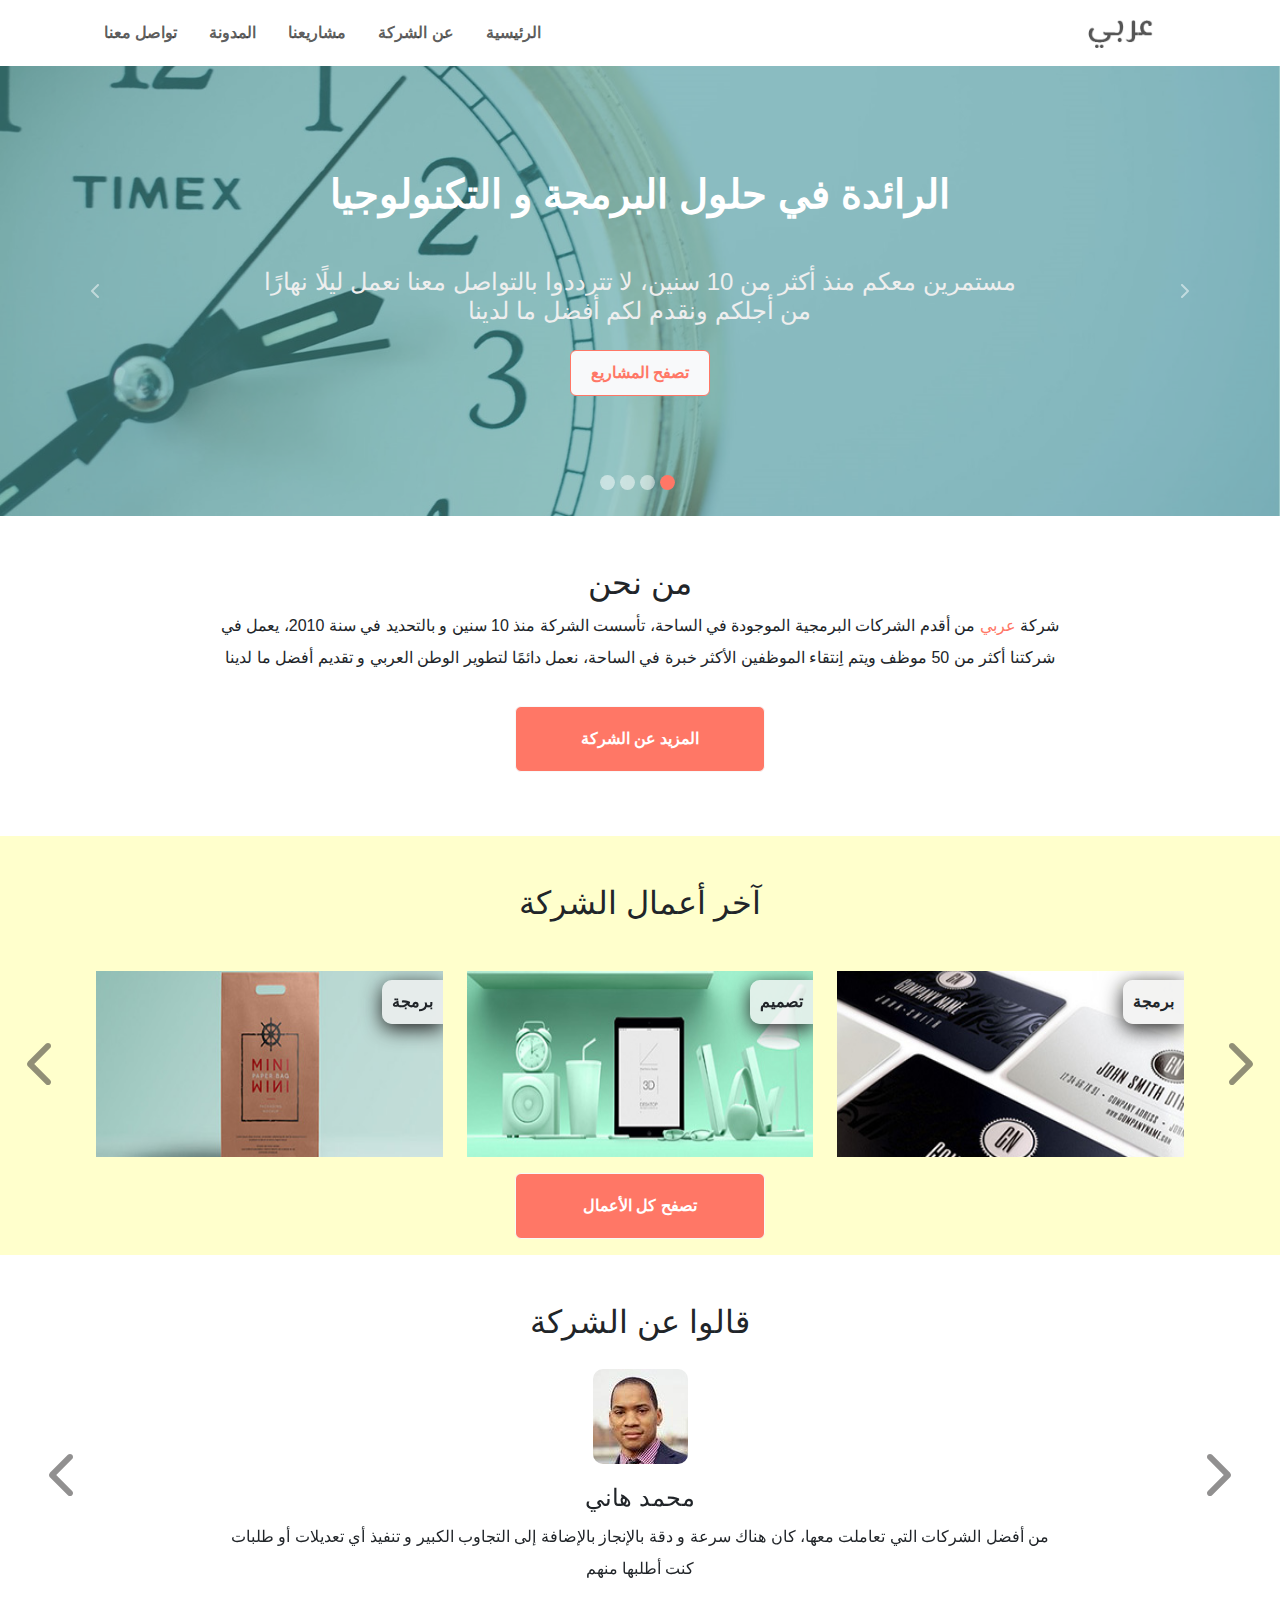
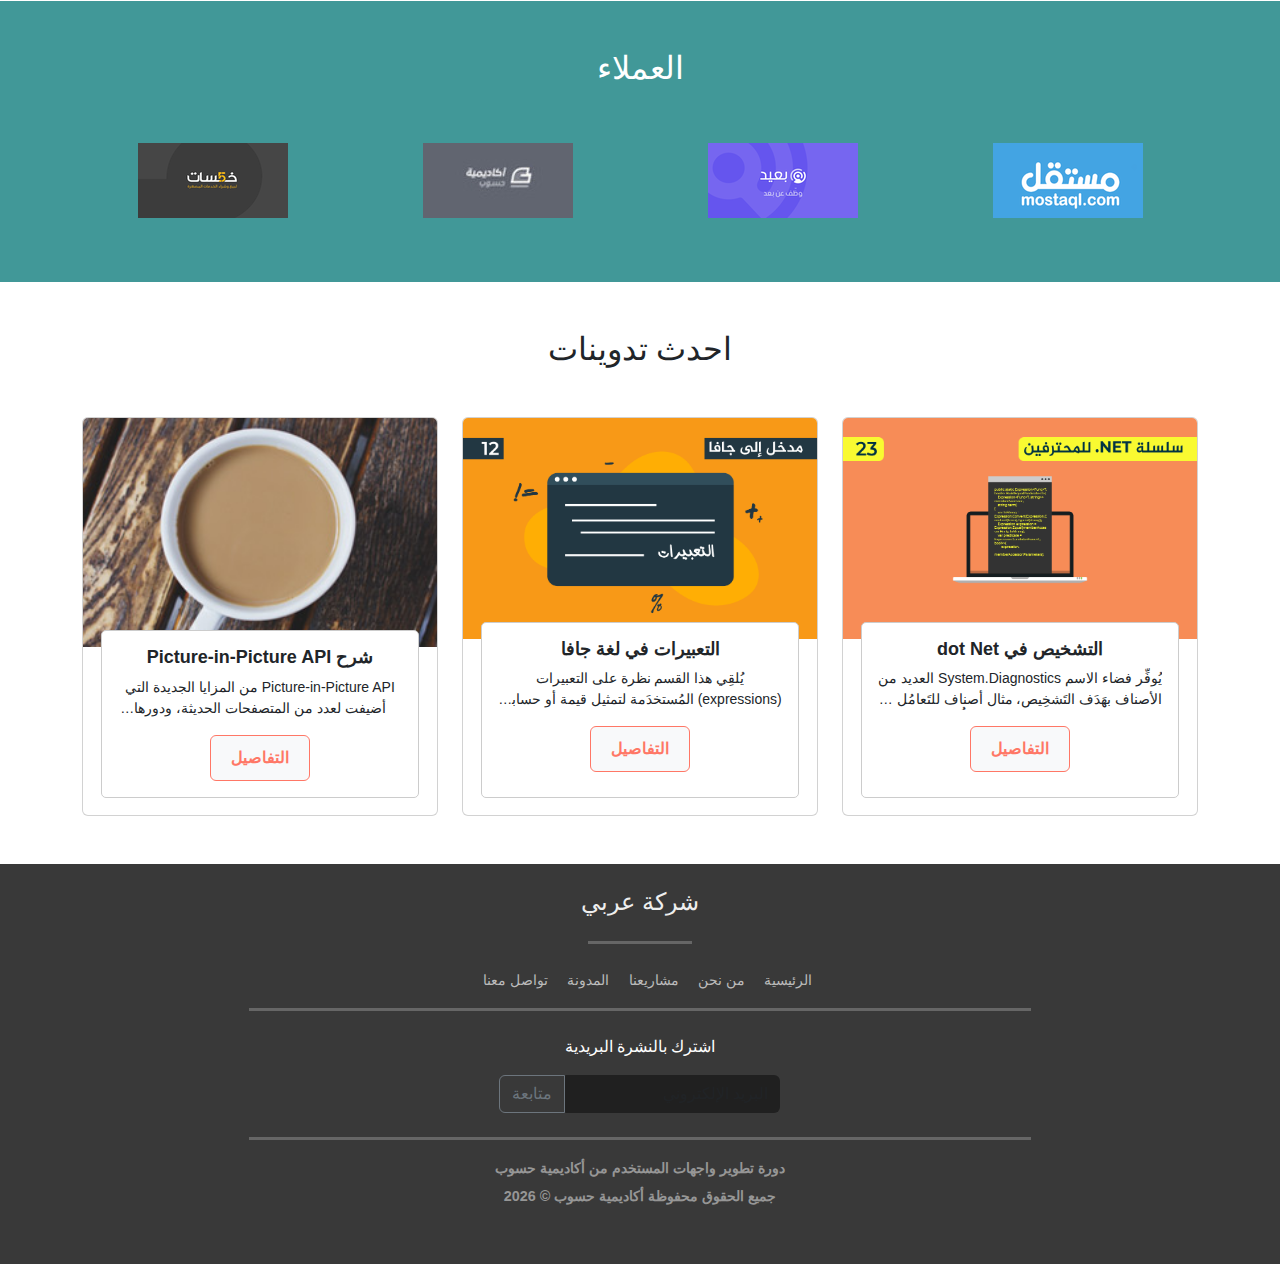
<file: index.html>
<!doctype html><html lang="ar" dir="rtl"><head><meta charset="UTF-8"/><meta name="viewport" content="width=device-width,initial-scale=1"/><title>شركة عربي | الرئيسية</title><script defer="defer" src="main.js"></script><link href="css/style.css" rel="stylesheet"></head><body><div class="container-fluid"><section class="menu"><div class="row"><nav class="navbar navbar-expand-lg bg-light"><div class="container-fluid"><button class="navbar-toggler" type="button" data-bs-toggle="collapse" data-bs-target="#navbarSupportedContent"><span class="navbar-toggler-icon"></span></button> <a class="navbar-brand p-0" href="index.html"><img src="./img/logo.png" alt="شركة عربي"/></a><div class="collapse navbar-collapse" id="navbarSupportedContent"><ul class="navbar-nav me-auto mb-2 mb-lg-0"><li class="nav-item p-2"><a class="nav-link" href="/index.html">الرئيسية</a></li><li class="nav-item p-2"><a class="nav-link" href="/about.html">عن الشركة</a></li><li class="nav-item p-2"><a class="nav-link" href="/projects.html">مشاريعنا</a></li><li class="nav-item p-2"><a class="nav-link" href="/blog.html">المدونة</a></li><li class="nav-item p-2"><a class="nav-link" href="/contact.html">تواصل معنا</a></li></ul></div></div></nav></div></section><section class="carousel-top"><div id="mainCarousel" class="carousel slide" data-bs-ride="false"><ul class="carousel-indicators"><li type="button" data-bs-target="#mainCarousel" data-bs-slide-to="0" class="active"></li><li type="button" data-bs-target="#mainCarousel" data-bs-slide-to="1"></li><li type="button" data-bs-target="#mainCarousel" data-bs-slide-to="2"></li><li type="button" data-bs-target="#mainCarousel" data-bs-slide-to="3"></li></ul><div class="carousel-inner"><div class="carousel-item active"><img src="./img/banner1.jpg" class="d-block w-100" alt="عن الشركة"/><div class="carousel-caption d-none d-md-block overlay"><h1>الرائدة في حلول البرمجة و التكنولوجيا</h1><h4>مستمرين معكم منذ أكثر من 10 سنين، لا تترددوا بالتواصل معنا نعمل ليلًا نهارًا من أجلكم ونقدم لكم أفضل ما لدينا</h4><a class="btn btn-light custom-btn my-3" href="projects.html">تصفح المشاريع</a></div></div><div class="carousel-item"><img src="./img/banner2.jpg" class="d-block w-100" alt="عن الشركة"/><div class="carousel-caption d-none d-md-block overlay"><h1>الرائدة في حلول البرمجة و التكنولوجيا</h1><h4>نساعدكم بتحويل أفكاركم إلى مشاريع حقيقية، سواء مواقغ ويب أو تطبيقات للهاتف الجوال</h4><a class="btn btn-light custom-btn my-3" href="projects.html">تصفح المشاريع</a></div></div><div class="carousel-item"><img src="./img/banner3.jpg" class="d-block w-100" alt="عن الشركة"/><div class="carousel-caption d-none d-md-block overlay"><h1>الرائدة في حلول البرمجة و التكنولوجيا</h1><h4>نستطيع إنجاز مشاريعكم بسرعة فائقة، ولا ننسى الدقة والإحتراف في إنجاز الأعمال</h4><a class="btn btn-light custom-btn my-3" href="projects.html">تصفح المشاريع</a></div></div><div class="carousel-item"><img src="./img/banner4.jpg" class="d-block w-100" alt="عن الشركة"/><div class="carousel-caption d-none d-md-block overlay"><h1>الرائدة في حلول البرمجة و التكنولوجيا</h1><h4>شركتنا من أفضل الشركات الموجودة في الساحة، و احترافية أعمالنا تدل على احترافية الفريق الذي يُنجز أعمالكم</h4><a class="btn btn-light custom-btn my-3" href="projects.html">تصفح المشاريع</a></div></div></div><button class="carousel-control-prev" type="button" data-bs-target="#mainCarousel" data-bs-slide="prev"><i class="fa-solid fa-chevron-left"></i></button> <button class="carousel-control-next" type="button" data-bs-target="#mainCarousel" data-bs-slide="next"><i class="fa-solid fa-chevron-right"></i></button></div></section><section class="who-are-we my-5"><div class="row justify-content-center"><div class="col-8"><div class="text-center"><h2>من نحن</h2><p class="custom-paragraph">شركة <span class="company-name">عربي</span> من أقدم الشركات البرمجية الموجودة في الساحة، تأسست الشركة منذ 10 سنين و بالتحديد في سنة 2010، يعمل في شركتنا أكثر من 50 موظف ويتم اِنتقاء الموظفين الأكثر خبرة في الساحة، نعمل دائمًا لتطوير الوطن العربي و تقديم أفضل ما لدينا</p><a href="about.html" class="btn btn-light custom-btn-main my-3">المزيد عن الشركة</a></div></div></div></section><section class="latest-projects"><div class="row"><div class="col-12"><h2 class="text-center my-5">آخر أعمال الشركة</h2></div></div><div id="carouselProjects" class="carousel slide mx-auto" data-bs-ride="carousel"><div class="carousel-inner"><div class="carousel-item active"><div class="row"><div class="col-12 col-md-10 col-lg-4 mx-auto mb-4 mb-lg-0"><div class="thumbnail"><div class="project-category">برمجة</div><div class="caption"><h5>برمجة التطبيقات</h5><p class="project-details">برمجة تطبيق باستخدام Android Studio يعمل التطبيق على جميع إصدارات أجهزة الأندرويد</p><a href="project-details.html" class="btn btn-light custom-btn">تصفح المشروع</a></div><img src="./img/our-works-1.jpg" alt="أخر اعمال الشركة" class="img-fluid h-100"/></div></div><div class="col-12 col-md-10 col-lg-4 mx-auto mb-4 mb-lg-0"><div class="thumbnail"><div class="project-category">تصميم</div><div class="caption"><h5>تصميم المواقع</h5><p class="project-details">تصميم شكل موقع متجر إلكتروني، التصميم متكامل لجميع أحجام الشاشات</p><a href="project-details.html" class="btn btn-light custom-btn">تصفح المشروع</a></div><img src="./img/our-works-2.jpg" alt="أخر اعمال الشركة" class="img-fluid h-100"/></div></div><div class="col-12 col-md-10 col-lg-4 mx-auto mb-4 mb-lg-0"><div class="thumbnail"><div class="project-category">برمجة</div><div class="caption"><h5>برمجة المواقع</h5><p class="project-details">برمجة موقع متجر إلكتروني لبيع الألبسة، يعمل الموقع على جميع أحجام الشاشات</p><a href="project-details.html" class="btn btn-light custom-btn">تصفح المشروع</a></div><img src="./img/our-works-3.jpg" alt="أخر اعمال الشركة" class="img-fluid h-100"/></div></div></div></div><div class="carousel-item"><div class="row"><div class="col-12 col-md-10 col-lg-4 mx-auto mb-4 mb-lg-0"><div class="thumbnail"><div class="project-category">برمجة</div><div class="caption"><h5>برمجة التطبيقات</h5><p class="project-details">برمجة تطبيق Native لتوصيل طلبات البيتزا، التطبيق يعمل على نظام الأندرويد و ios</p><a href="project-details.html" class="btn btn-light custom-btn">تصفح المشروع</a></div><img src="./img/our-works-4.jpg" alt="أخر اعمال الشركة" class="img-fluid h-100"/></div></div><div class="col-12 col-md-10 col-lg-4 mx-auto mb-4 mb-lg-0"><div class="thumbnail"><div class="project-category">تصميم</div><div class="caption"><h5>تصميم المواقع</h5><p class="project-details">تصميم PSD لتطبيق هاتف، تم اختيار الألوان بعناية بناءً على طلب الزبون</p><a href="project-details.html" class="btn btn-light custom-btn">تصفح المشروع</a></div><img src="./img/our-works-5.jpg" alt="أخر اعمال الشركة" class="img-fluid h-100"/></div></div><div class="col-12 col-md-10 col-lg-4 mx-auto mb-4 mb-lg-0"><div class="thumbnail"><div class="project-category">برمجة</div><div class="caption"><h5>برمجة المواقع</h5><p class="project-details">برمجة لوحة تحكم كاملة للتحكم بموقع متجر إلكتروني لبيع الكتب</p><a href="project-details.html" class="btn btn-light custom-btn">تصفح المشروع</a></div><img src="./img/our-works-6.jpg" alt="أخر اعمال الشركة" class="img-fluid h-100"/></div></div></div></div></div><button class="carousel-control-prev" type="button" data-bs-target="#carouselProjects" data-bs-slide="prev"><i class="fa-solid fa-chevron-left fa-3x"></i></button> <button class="carousel-control-next" type="button" data-bs-target="#carouselProjects" data-bs-slide="next"><i class="fa-solid fa-chevron-right fa-3x"></i></button></div><div class="text-center"><a href="projects.html" class="btn btn-light custom-btn-main my-3">تصفح كل الأعمال</a></div></section><section class="said-about-company"><h2 class="mt-5 text-center">قالوا عن الشركة</h2><div id="said-about-company-carousel" class="carousel slide" data-ride="carousel"><div class="carousel-inner"><div class="carousel-item active"><div class="row justify-content-center"><div class="col-8"><div class="text-center"><img class="custom-img" src="./img/team1.jpg" alt="محمد هاني"/><h4>محمد هاني</h4><p class="custom-paragraph">من أفضل الشركات التي تعاملت معها، كان هناك سرعة و دقة بالإنجاز بالإضافة إلى التجاوب الكبير و تنفيذ أي تعديلات أو طلبات كنت أطلبها منهم</p></div></div></div></div><div class="carousel-item"><div class="row justify-content-center"><div class="col-8"><div class="text-center"><img class="custom-img" src="./img/team2.jpg" alt="أحمد محمد"/><h4>أحمد محمد</h4><p class="custom-paragraph">سعيد جدًا من الخدمات التي تقدموها، من أفضل الشركات التي تعاملت معها سيكون لنا أعمال أخرى معًا في المستقبل إن شاء الله</p></div></div></div></div><div class="carousel-item"><div class="row justify-content-center"><div class="col-8"><div class="text-center"><img class="custom-img" src="./img/team3.jpg" alt="هادي"/><h4>هادي</h4><p class="custom-paragraph">ما لفت انتباهي في هذه الشركة و أحببته كثيرًا هو الرقي في التعامل و احتراف العمل حيث أنّ جميع العاملين في هذه الشركة يتقنون أعمالهم بشكلٍ كبير</p></div></div></div></div></div><button class="carousel-control-prev" type="button" data-bs-target="#said-about-company-carousel" data-bs-slide="prev"><i class="fa-solid fa-chevron-left fa-3x"></i></button> <button class="carousel-control-next" type="button" data-bs-target="#said-about-company-carousel" data-bs-slide="next"><i class="fa-solid fa-chevron-right fa-3x"></i></button></div></section><section class="clients py-5"><h2 class="pb-5 text-center text-white">العملاء</h2><div class="container"><div class="row"><div class="col-12 col-sm-6 col-lg-3 d-flex justify-content-center mb-3"><a href="https://mostaql.com/"><img src="./img/mostaql.png" alt="مستقل" class="img-fluid"/></a></div><div class="col-12 col-sm-6 col-lg-3 d-flex justify-content-center mb-3"><a href="https://baaeed.com/"><img src="./img/baaeed.png" alt="بعيد" class="img-fluid"/></a></div><div class="col-12 col-sm-6 col-lg-3 d-flex justify-content-center mb-3"><a href="https://academy.hsoub.com/"><img src="./img/academy-hsoub.jpg" alt="اكاديمية حسوب" class="img-fluid"/></a></div><div class="col-12 col-sm-6 col-lg-3 d-flex justify-content-center mb-3"><a href="https://khamsat.com/"><img src="./img/khamsat.png" alt="خمسات" class="img-fluid"/></a></div></div></div></section><section class="latest-post"><h2 class="text-center my-5">احدث تدوينات</h2><div class="container"><div class="row"><div class="col-md-4 d-flex justify-content-center"><div class="card mb-5" style="width:23rem"><img src="./img/blog1.png" class="card-img-top" alt="التدوينة الأولى"/><div class="card-body text-center"><h5 class="card-title fw-bold">التشخيص في dot Net</h5><p class="card-text project-details">يُوفِّر فضاء الاسم System.Diagnostics العديد من الأصناف بهَدَف التَشخِيص، مثال أصناف للتَعامُل مع عمليات النظام (processes)، وأُخرى تَعمَل كعَدادات لقياس الأداء. أوامر الصدفة</p><a href="blog-details.html" class="btn btn-light custom-btn">التفاصيل</a></div></div></div><div class="col-md-4 d-flex justify-content-center"><div class="card mb-5"><img src="./img/blog2.png" class="card-img-top" alt="التدوينة الثانية"/><div class="card-body text-center"><h5 class="card-title fw-bold">التعبيرات في لغة جافا</h5><p class="card-text project-details">يُلقِي هذا القسم نظرة على التعبيرات (expressions) المُستخدَمة لتمثيل قيمة أو حسابها. قد يكون التعبير (expression) بهيئة قيمة مُصنَّفة النوع (literal) أو مُتْغيِّر (variable) أو استدعاء دالة (function)</p><a href="blog-details.html" class="btn btn-light custom-btn">التفاصيل</a></div></div></div><div class="col-md-4 d-flex justify-content-center"><div class="card mb-5"><img src="./img/blog3.jpg" class="card-img-top" alt="التدوينة الثالثة"/><div class="card-body text-center"><h5 class="card-title fw-bold">شرح Picture-in-Picture API</h5><p class="card-text project-details">Picture-in-Picture API من المزايا الجديدة التي أضيفت لعدد من المتصفحات الحديثة، ودورها تمكين المستخدم من تعويم فيديوهات HTML5 في نافذة خاصة أسفل الشاشة مع القدرة على التنقل بين مختلف نوافذ المتـصفح (بل وجميع التطبيقات في الجهاز) والفيديو مشغل</p><a href="blog-details.html" class="btn btn-light custom-btn">التفاصيل</a></div></div></div></div></div></section><footer><div class="row"><div class="col-12 text-center"><h2 class="my-4">شركة عربي</h2></div><hr class="line1 mx-auto"/><div id="footer-nav-link" class="col-12 text-center mt-2 mb-3"><a href="index.html">الرئيسية</a> <a href="about.html">من نحن</a> <a href="projects.html">مشاريعنا</a> <a href="blog.html">المدونة</a> <a href="contact.html">تواصل معنا</a></div><hr class="line2 mx-auto"/><div class="col-12 text-center my-2"><label class="custom-heading text-white mb-3">اشترك بالنشرة البريدية</label><form class="form form-inline justify-content-center"><div class="input-group mb-3"><input class="form-control rounded-end" placeholder="البريد الإلكتروني"/> <button class="btn btn-outline-secondary rounded-0 rounded-start" type="button" id="button-addon1">متابعة</button></div></form></div><hr class="line2 mx-auto"/><div class="col-12 text-center"><a class="copyright-link copyright" href="https://academy.hsoub.com/learn/front-end-web-development/">دورة تطوير واجهات المستخدم من أكاديمية حسوب</a><h5 class="copyright mt-2" id="year"></h5></div></div></footer></div></body></html>
</file>
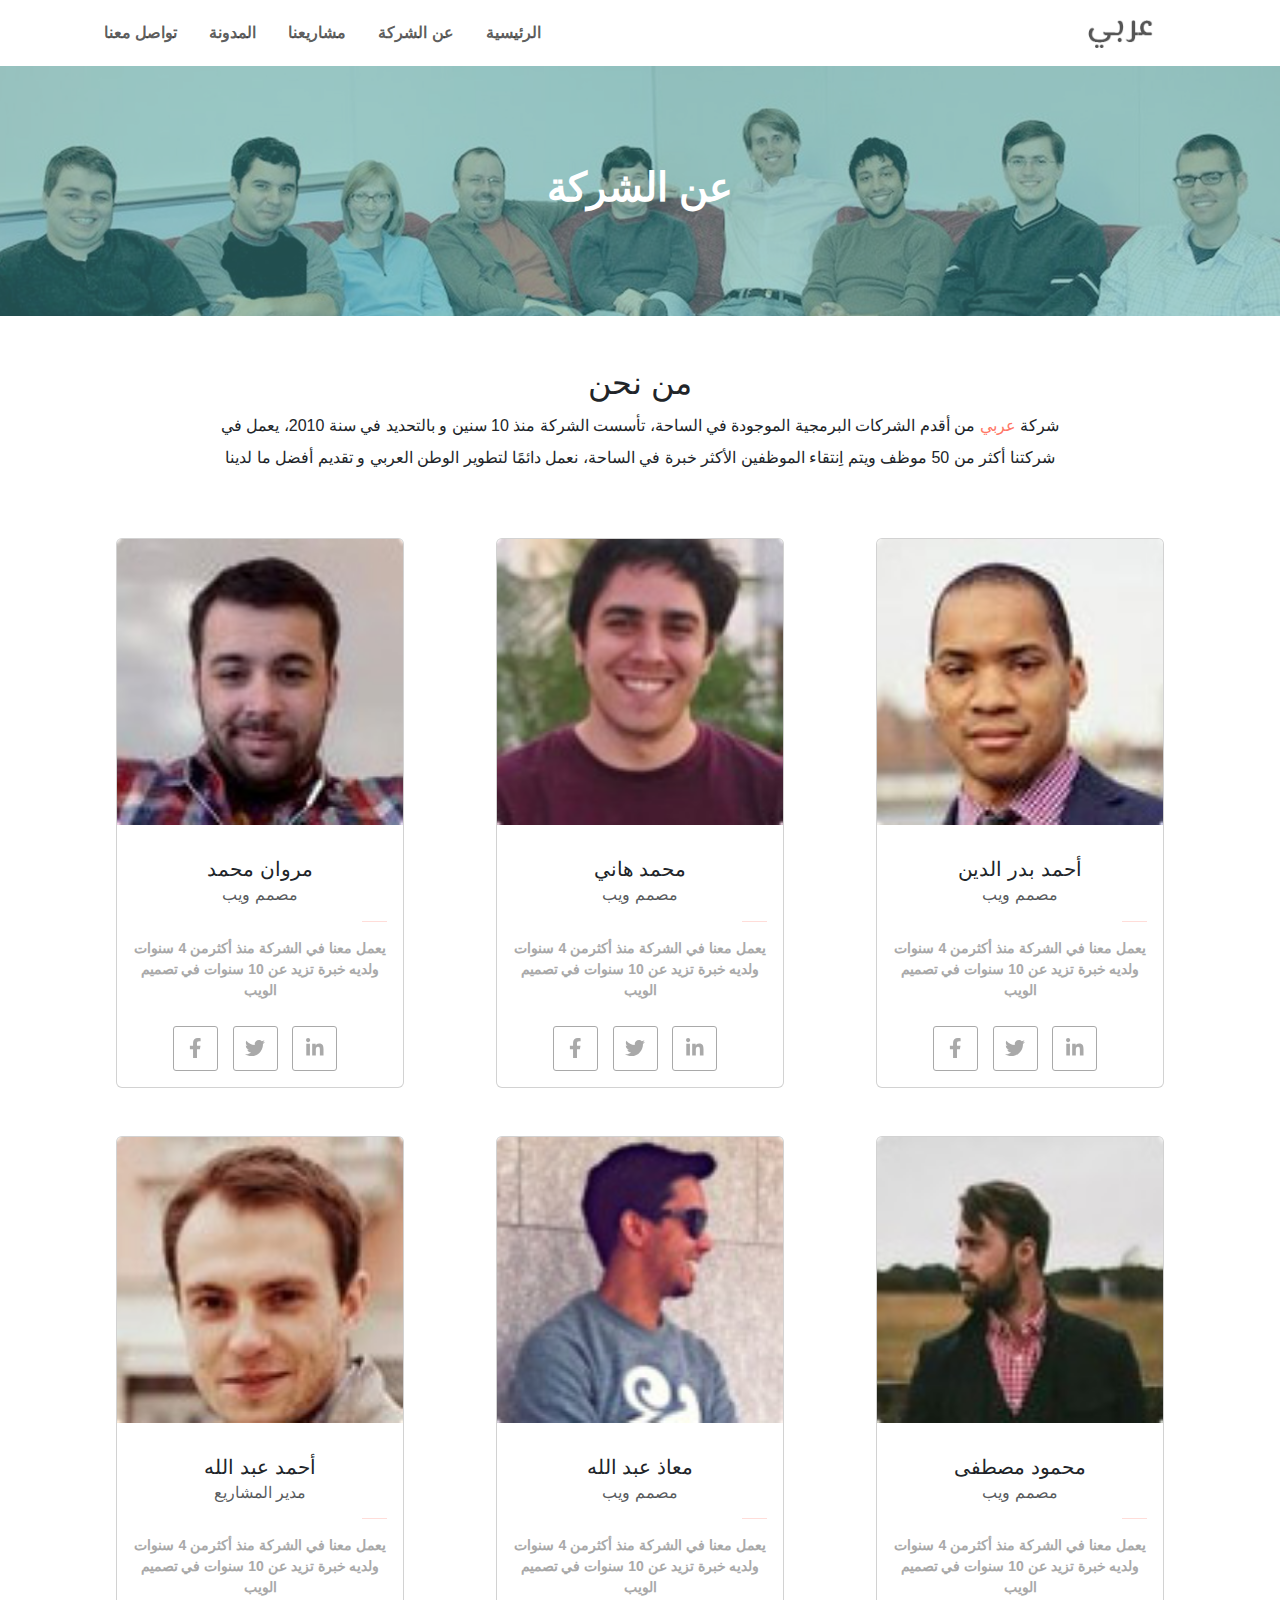
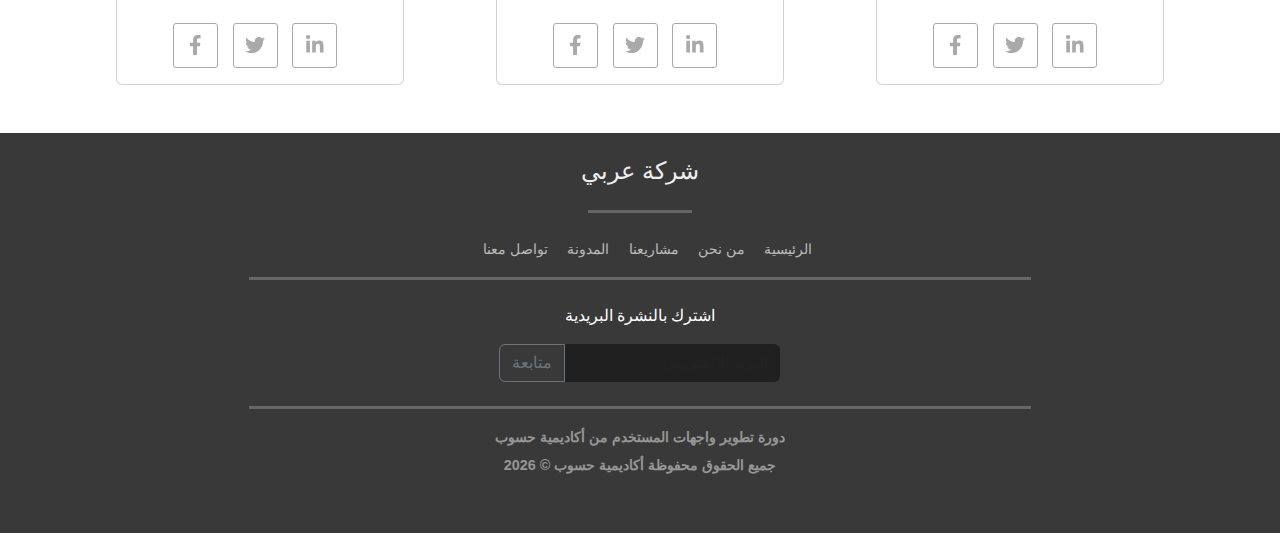
<file: about.html>
<!doctype html><html lang="ar" dir="rtl"><head><meta charset="UTF-8"/><meta name="viewport" content="width=device-width,initial-scale=1"/><title>شركة عربي | عن الشركة</title><script defer="defer" src="main.js"></script><link href="css/style.css" rel="stylesheet"></head><body><div class="container-fluid"><section class="menu"><div class="row"><nav class="navbar navbar-expand-lg bg-light"><div class="container-fluid"><button class="navbar-toggler" type="button" data-bs-toggle="collapse" data-bs-target="#navbarSupportedContent"><span class="navbar-toggler-icon"></span></button> <a class="navbar-brand p-0" href="index.html"><img src="./img/logo.png" alt="شركة عربي"/></a><div class="collapse navbar-collapse" id="navbarSupportedContent"><ul class="navbar-nav me-auto mb-2 mb-lg-0"><li class="nav-item p-2"><a class="nav-link" href="/index.html">الرئيسية</a></li><li class="nav-item p-2"><a class="nav-link" href="/about.html">عن الشركة</a></li><li class="nav-item p-2"><a class="nav-link" href="/projects.html">مشاريعنا</a></li><li class="nav-item p-2"><a class="nav-link" href="/blog.html">المدونة</a></li><li class="nav-item p-2"><a class="nav-link" href="/contact.html">تواصل معنا</a></li></ul></div></div></nav></div></section><section class="banner banner-about"><div class="banner-img"><div class="overlay"><h1 class="text-white fw-bold">عن الشركة</h1></div></div></section><section class="who-are-we my-5"><div class="row justify-content-center"><div class="col-8"><div class="text-center"><h2>من نحن</h2><p class="custom-paragraph">شركة <span class="company-name">عربي</span> من أقدم الشركات البرمجية الموجودة في الساحة، تأسست الشركة منذ 10 سنين و بالتحديد في سنة 2010، يعمل في شركتنا أكثر من 50 موظف ويتم اِنتقاء الموظفين الأكثر خبرة في الساحة، نعمل دائمًا لتطوير الوطن العربي و تقديم أفضل ما لدينا</p></div></div></div></section><section class="our-team"><div class="container"><div class="row mt-5"><div class="col-md-6 col-lg-4 d-flex justify-content-center"><div class="card text-center mb-5" style="width:18rem"><img src="./img/team1.jpg" alt="personel-img" class="card-img-top"/><div class="card-body"><h5 class="card-title mt-3">أحمد بدر الدين</h5><h6 class="card-subtitle mb-2 text-muted">مصمم ويب</h6><hr class="our-team-line"/><p class="card-text">يعمل معنا في الشركة منذ أكثرمن 4 سنوات ولديه خبرة تزيد عن 10 سنوات في تصميم الويب</p><div class="social-about"><a class="linkedin-social one-social" href="#"><i class="fab fa-linkedin-in fa-lg"></i></a> <a class="twitter-social one-social" href="#"><i class="fab fa-twitter fa-lg"></i></a> <a class="facebook-social one-social" href="#"><i class="fab fa-facebook-f fa-lg"></i></a></div></div></div></div><div class="col-md-6 col-lg-4 d-flex justify-content-center"><div class="card text-center mb-5" style="width:18rem"><img src="./img/team2.jpg" class="card-img-top"/><div class="card-body"><h5 class="card-title text-dark mt-3">محمد هاني</h5><h6 class="card-subtitle mb-2 text-muted">مصمم ويب</h6><hr class="our-team-line"/><p class="card-text">يعمل معنا في الشركة منذ أكثرمن 4 سنوات ولديه خبرة تزيد عن 10 سنوات في تصميم الويب</p><div class="social-about"><a class="linkedin-social one-social" href="#"><i class="fab fa-linkedin-in fa-lg"></i></a> <a class="twitter-social one-social" href="#"><i class="fab fa-twitter fa-lg"></i></a> <a class="facebook-social one-social" href="#"><i class="fab fa-facebook-f fa-lg"></i></a></div></div></div></div><div class="col-md-6 col-lg-4 d-flex justify-content-center"><div class="card text-center mb-5" style="width:18rem"><img src="./img/team3.jpg" class="card-img-top"/><div class="card-body"><h5 class="card-title text-dark mt-3">مروان محمد</h5><h6 class="card-subtitle mb-2 text-muted">مصمم ويب</h6><hr class="our-team-line"/><p class="card-text">يعمل معنا في الشركة منذ أكثرمن 4 سنوات ولديه خبرة تزيد عن 10 سنوات في تصميم الويب</p><div class="social-about"><a class="linkedin-social one-social" href="#"><i class="fab fa-linkedin-in fa-lg"></i></a> <a class="twitter-social one-social" href="#"><i class="fab fa-twitter fa-lg"></i></a> <a class="facebook-social one-social" href="#"><i class="fab fa-facebook-f fa-lg"></i></a></div></div></div></div><div class="col-md-6 col-lg-4 d-flex justify-content-center"><div class="card text-center mb-5" style="width:18rem"><img src="./img/team4.jpg" class="card-img-top"/><div class="card-body"><h5 class="card-title text-dark mt-3">محمود مصطفى</h5><h6 class="card-subtitle mb-2 text-muted">مصمم ويب</h6><hr class="our-team-line"/><p class="card-text">يعمل معنا في الشركة منذ أكثرمن 4 سنوات ولديه خبرة تزيد عن 10 سنوات في تصميم الويب</p><div class="social-about"><a class="linkedin-social one-social" href="#"><i class="fab fa-linkedin-in fa-lg"></i></a> <a class="twitter-social one-social" href="#"><i class="fab fa-twitter fa-lg"></i></a> <a class="facebook-social one-social" href="#"><i class="fab fa-facebook-f fa-lg"></i></a></div></div></div></div><div class="col-md-6 col-lg-4 d-flex justify-content-center"><div class="card text-center mb-5" style="width:18rem"><img src="./img/team5.jpg" class="card-img-top"/><div class="card-body"><h5 class="card-title text-dark mt-3">معاذ عبد الله</h5><h6 class="card-subtitle mb-2 text-muted">مصمم ويب</h6><hr class="our-team-line"/><p class="card-text">يعمل معنا في الشركة منذ أكثرمن 4 سنوات ولديه خبرة تزيد عن 10 سنوات في تصميم الويب</p><div class="social-about"><a class="linkedin-social one-social" href="#"><i class="fab fa-linkedin-in fa-lg"></i></a> <a class="twitter-social one-social" href="#"><i class="fab fa-twitter fa-lg"></i></a> <a class="facebook-social one-social" href="#"><i class="fab fa-facebook-f fa-lg"></i></a></div></div></div></div><div class="col-md-6 col-lg-4 d-flex justify-content-center"><div class="card text-center mb-5" style="width:18rem"><img src="./img/team6.jpg" class="card-img-top"/><div class="card-body"><h5 class="card-title text-dark mt-3">أحمد عبد الله</h5><h6 class="card-subtitle mb-2 text-muted">مدير المشاريع</h6><hr class="our-team-line"/><p class="card-text">يعمل معنا في الشركة منذ أكثرمن 4 سنوات ولديه خبرة تزيد عن 10 سنوات في تصميم الويب</p><div class="social-about"><a class="linkedin-social one-social" href="#"><i class="fab fa-linkedin-in fa-lg"></i></a> <a class="twitter-social one-social" href="#"><i class="fab fa-twitter fa-lg"></i></a> <a class="facebook-social one-social" href="#"><i class="fab fa-facebook-f fa-lg"></i></a></div></div></div></div></div></div></section><footer><div class="row"><div class="col-12 text-center"><h2 class="my-4">شركة عربي</h2></div><hr class="line1 mx-auto"/><div id="footer-nav-link" class="col-12 text-center mt-2 mb-3"><a href="index.html">الرئيسية</a> <a href="about.html">من نحن</a> <a href="projects.html">مشاريعنا</a> <a href="blog.html">المدونة</a> <a href="contact.html">تواصل معنا</a></div><hr class="line2 mx-auto"/><div class="col-12 text-center my-2"><label class="custom-heading text-white mb-3">اشترك بالنشرة البريدية</label><form class="form form-inline justify-content-center"><div class="input-group mb-3"><input class="form-control rounded-end" placeholder="البريد الإلكتروني"/> <button class="btn btn-outline-secondary rounded-0 rounded-start" type="button" id="button-addon1">متابعة</button></div></form></div><hr class="line2 mx-auto"/><div class="col-12 text-center"><a class="copyright-link copyright" href="https://academy.hsoub.com/learn/front-end-web-development/">دورة تطوير واجهات المستخدم من أكاديمية حسوب</a><h5 class="copyright mt-2" id="year"></h5></div></div></footer></div></body></html>
</file>
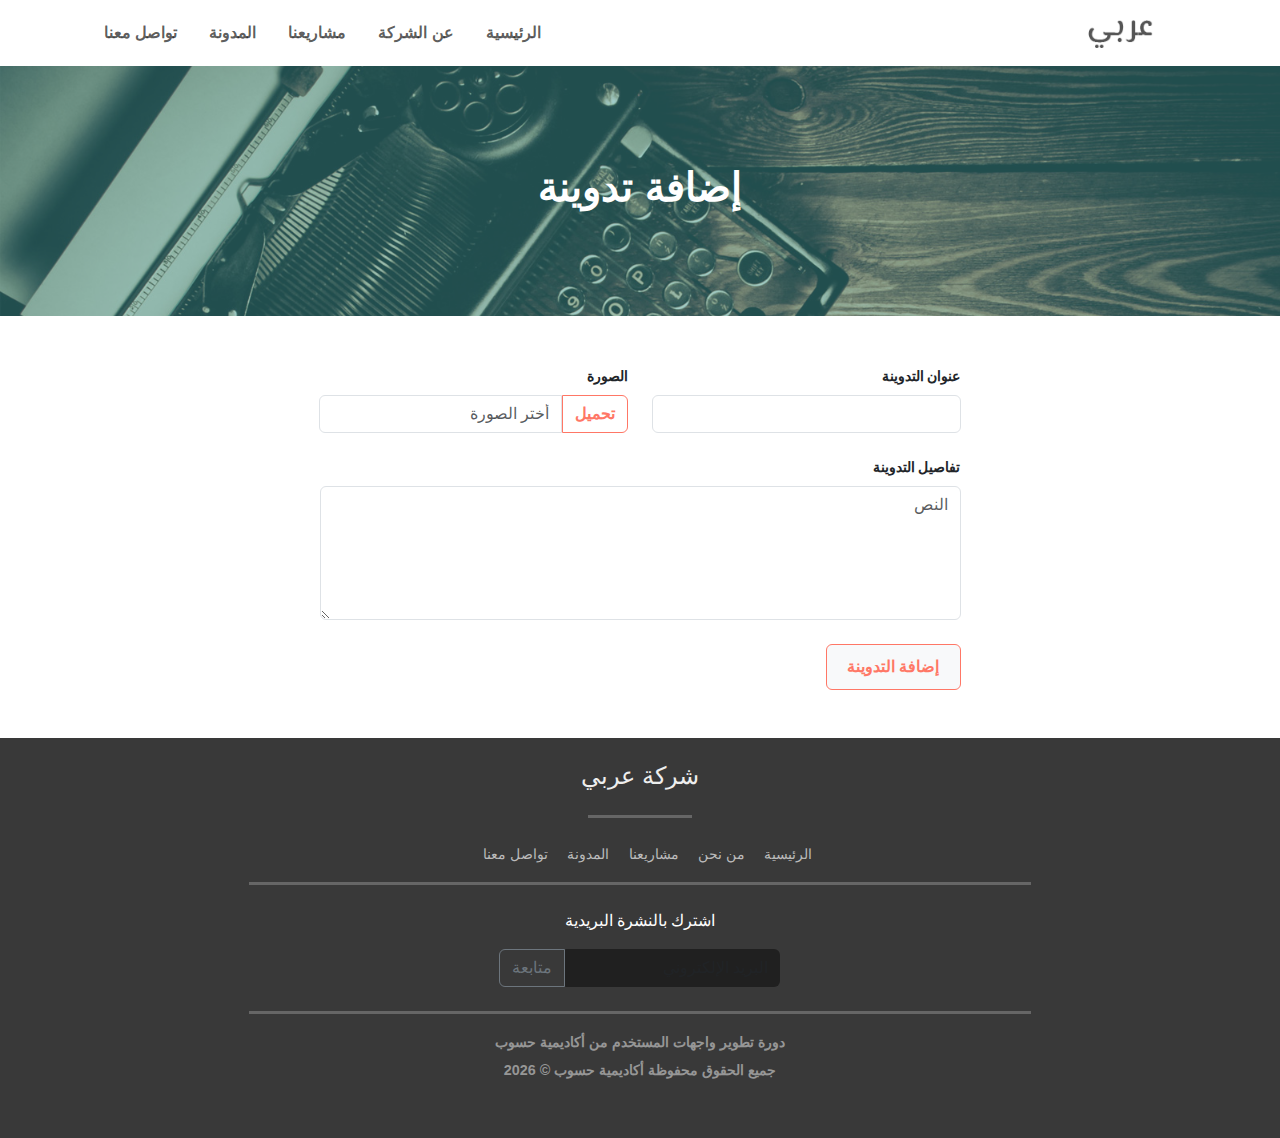
<file: add-blog.html>
<!doctype html><html lang="ar" dir="rtl"><head><meta charset="UTF-8"/><meta name="viewport" content="width=device-width,initial-scale=1"/><title>شركة عربي | إضافة تدوينة</title><script defer="defer" src="main.js"></script><link href="css/style.css" rel="stylesheet"></head><body><div class="container-fluid"><section class="menu"><div class="row"><nav class="navbar navbar-expand-lg bg-light"><div class="container-fluid"><button class="navbar-toggler" type="button" data-bs-toggle="collapse" data-bs-target="#navbarSupportedContent"><span class="navbar-toggler-icon"></span></button> <a class="navbar-brand p-0" href="index.html"><img src="./img/logo.png" alt="شركة عربي"/></a><div class="collapse navbar-collapse" id="navbarSupportedContent"><ul class="navbar-nav me-auto mb-2 mb-lg-0"><li class="nav-item p-2"><a class="nav-link" href="/index.html">الرئيسية</a></li><li class="nav-item p-2"><a class="nav-link" href="/about.html">عن الشركة</a></li><li class="nav-item p-2"><a class="nav-link" href="/projects.html">مشاريعنا</a></li><li class="nav-item p-2"><a class="nav-link" href="/blog.html">المدونة</a></li><li class="nav-item p-2"><a class="nav-link" href="/contact.html">تواصل معنا</a></li></ul></div></div></nav></div></section><section class="banner banner-blog"><div class="banner-img"><div class="overlay"><h1 class="text-white fw-bold">إضافة تدوينة</h1></div></div></section><section class="add-blog mt-4 mb-5"><div class="container"><div class="row justify-content-center"><div class="col-lg-7"><form><div class="row mt-4"><div class="col-md-6"><label class="mb-2">عنوان التدوينة</label> <input class="form-control mb-3"/></div><div class="col-md-6"><label class="mb-2">الصورة</label><div class="input-group"><button class="btn btn-outline-secondary rounded-0 rounded-end custom-btn-no-padding" type="button" id="button-addon2">تحميل</button> <input class="form-control rounded-0 rounded-start" placeholder="أختر الصورة"/></div></div></div><div class="row"><div class="col"><label class="my-2">تفاصيل التدوينة</label> <textarea name="message" required placeholder="النص" cols="30" rows="5" class="form-control"></textarea></div></div><button type="submit" class="btn btn-light custom-btn mt-4">إضافة التدوينة</button></form></div></div></div></section><footer><div class="row"><div class="col-12 text-center"><h2 class="my-4">شركة عربي</h2></div><hr class="line1 mx-auto"/><div id="footer-nav-link" class="col-12 text-center mt-2 mb-3"><a href="index.html">الرئيسية</a> <a href="about.html">من نحن</a> <a href="projects.html">مشاريعنا</a> <a href="blog.html">المدونة</a> <a href="contact.html">تواصل معنا</a></div><hr class="line2 mx-auto"/><div class="col-12 text-center my-2"><label class="custom-heading text-white mb-3">اشترك بالنشرة البريدية</label><form class="form form-inline justify-content-center"><div class="input-group mb-3"><input class="form-control rounded-end" placeholder="البريد الإلكتروني"/> <button class="btn btn-outline-secondary rounded-0 rounded-start" type="button" id="button-addon1">متابعة</button></div></form></div><hr class="line2 mx-auto"/><div class="col-12 text-center"><a class="copyright-link copyright" href="https://academy.hsoub.com/learn/front-end-web-development/">دورة تطوير واجهات المستخدم من أكاديمية حسوب</a><h5 class="copyright mt-2" id="year"></h5></div></div></footer></div></body></html>
</file>
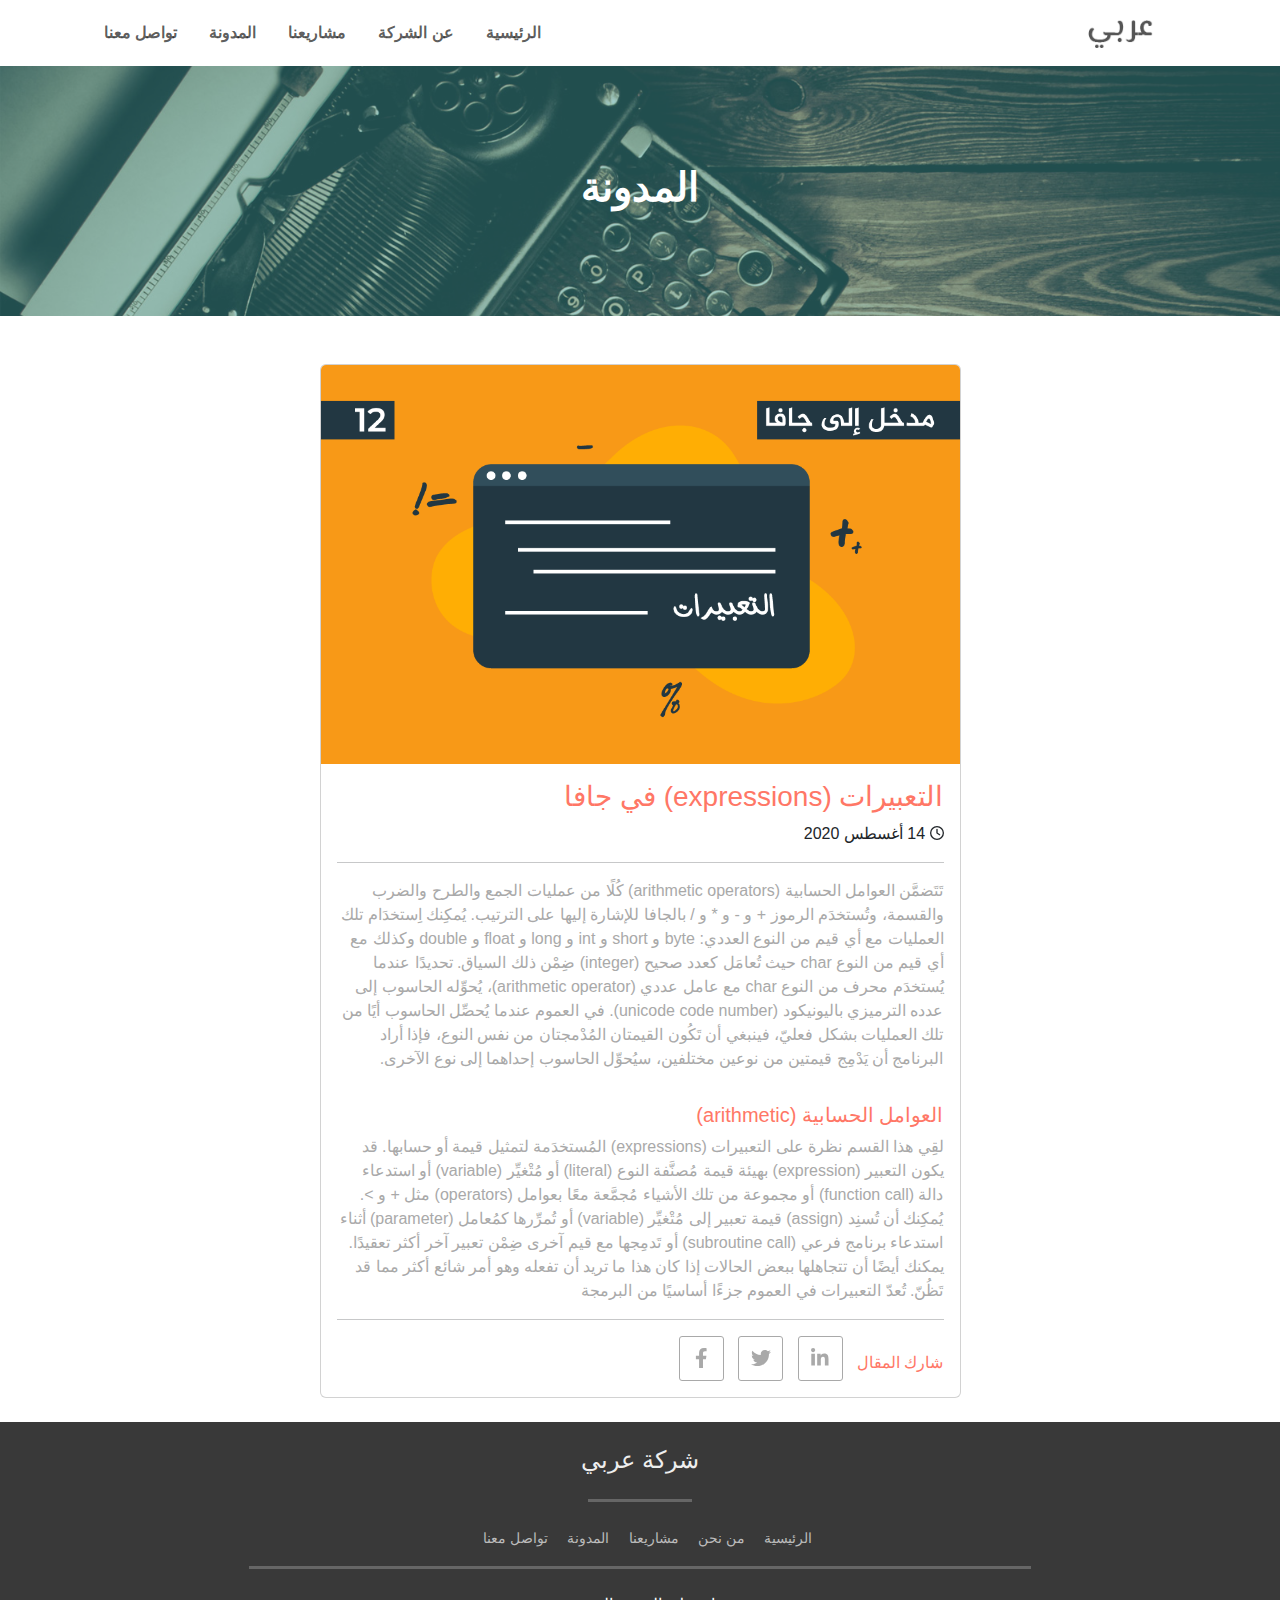
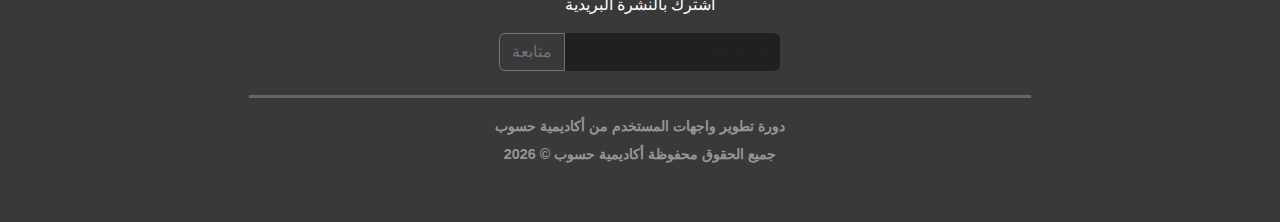
<file: blog-details.html>
<!doctype html><html lang="ar" dir="rtl"><head><meta charset="UTF-8"/><meta name="viewport" content="width=device-width,initial-scale=1"/><title>شركة عربي | تفاصيل التدوينة</title><script defer="defer" src="main.js"></script><link href="css/style.css" rel="stylesheet"></head><body><div class="container-fluid"><section class="menu"><div class="row"><nav class="navbar navbar-expand-lg bg-light"><div class="container-fluid"><button class="navbar-toggler" type="button" data-bs-toggle="collapse" data-bs-target="#navbarSupportedContent"><span class="navbar-toggler-icon"></span></button> <a class="navbar-brand p-0" href="index.html"><img src="./img/logo.png" alt="شركة عربي"/></a><div class="collapse navbar-collapse" id="navbarSupportedContent"><ul class="navbar-nav me-auto mb-2 mb-lg-0"><li class="nav-item p-2"><a class="nav-link" href="/index.html">الرئيسية</a></li><li class="nav-item p-2"><a class="nav-link" href="/about.html">عن الشركة</a></li><li class="nav-item p-2"><a class="nav-link" href="/projects.html">مشاريعنا</a></li><li class="nav-item p-2"><a class="nav-link" href="/blog.html">المدونة</a></li><li class="nav-item p-2"><a class="nav-link" href="/contact.html">تواصل معنا</a></li></ul></div></div></nav></div></section><section class="banner banner-blog"><div class="banner-img"><div class="overlay"><h1 class="text-white fw-bold">المدونة</h1></div></div></section><section class="posts-details mt-5 mb-4"><div class="container"><div class="row justify-content-center"><div class="col-md-7"><div class="card"><img src="./img/blog2.png" class="card-img-top" alt="posts-image"/><div class="card-body"><h3 class="card-title">التعبيرات (expressions) في جافا</h3><span><i class="far fa-clock fa-sm"></i> 14 أغسطس 2020</span><hr/><p class="card-text text-justify">تَتَضمَّن العوامل الحسابية (arithmetic operators) كُلًا من عمليات الجمع والطرح والضرب والقسمة، وتُستخدَم الرموز + و - و * و / بالجافا للإشارة إليها على الترتيب. يُمكِنك اِستخدَام تلك العمليات مع أي قيم من النوع العددي: byte و short و int و long و float و double وكذلك مع أي قيم من النوع char حيث تُعامَل كعدد صحيح (integer) ضِمْن ذلك السياق. تحديدًا عندما يُستخدَم محرف من النوع char مع عامل عددي (arithmetic operator)، يُحوِّله الحاسوب إلى عدده الترميزي باليونيكود (unicode code number). في العموم عندما يُحصِّل الحاسوب أيًا من تلك العمليات بشكل فعليّ، فينبغي أن تَكُون القيمتان المُدْمجتان من نفس النوع، فإذا أراد البرنامج أن يَدْمِج قيمتين من نوعين مختلفين، سيُحوِّل الحاسوب إحداهما إلى نوع الآخرى.</p></div><div class="card-body"><h5 class="card-title">العوامل الحسابية (arithmetic)</h5><p class="card-text text-justify">لقِي هذا القسم نظرة على التعبيرات (expressions) المُستخدَمة لتمثيل قيمة أو حسابها. قد يكون التعبير (expression) بهيئة قيمة مُصنَّفة النوع (literal) أو مُتْغيِّر (variable) أو استدعاء دالة (function call) أو مجموعة من تلك الأشياء مُجمَّعة معًا بعوامل (operators) مثل + و >. يُمكِنك أن تُسنِد (assign) قيمة تعبير إلى مُتْغيِّر (variable) أو تُمرِّرها كمُعامل (parameter) أثناء استدعاء برنامج فرعي (subroutine call) أو تَدمِجها مع قيم آخرى ضِمْن تعبير آخر أكثر تعقيدًا. يمكنك أيضًا أن تتجاهلها ببعض الحالات إذا كان هذا ما تريد أن تفعله وهو أمر شائع أكثر مما قد تَظُنّ. تُعدّ التعبيرات في العموم جزءًا أساسيًا من البرمجة</p><hr/><div><span class="mt-2 post-share">شارك المقال</span> <a class="linkedin-social one-social" href="#"><i class="fab fa-linkedin-in fa-lg"></i></a> <a class="twitter-social one-social" href="#"><i class="fab fa-twitter fa-lg"></i></a> <a class="facebook-social one-social" href="#"><i class="fab fa-facebook-f fa-lg"></i></a></div></div></div></div></div></div></section><footer><div class="row"><div class="col-12 text-center"><h2 class="my-4">شركة عربي</h2></div><hr class="line1 mx-auto"/><div id="footer-nav-link" class="col-12 text-center mt-2 mb-3"><a href="index.html">الرئيسية</a> <a href="about.html">من نحن</a> <a href="projects.html">مشاريعنا</a> <a href="blog.html">المدونة</a> <a href="contact.html">تواصل معنا</a></div><hr class="line2 mx-auto"/><div class="col-12 text-center my-2"><label class="custom-heading text-white mb-3">اشترك بالنشرة البريدية</label><form class="form form-inline justify-content-center"><div class="input-group mb-3"><input class="form-control rounded-end" placeholder="البريد الإلكتروني"/> <button class="btn btn-outline-secondary rounded-0 rounded-start" type="button" id="button-addon1">متابعة</button></div></form></div><hr class="line2 mx-auto"/><div class="col-12 text-center"><a class="copyright-link copyright" href="https://academy.hsoub.com/learn/front-end-web-development/">دورة تطوير واجهات المستخدم من أكاديمية حسوب</a><h5 class="copyright mt-2" id="year"></h5></div></div></footer></div></body></html>
</file>
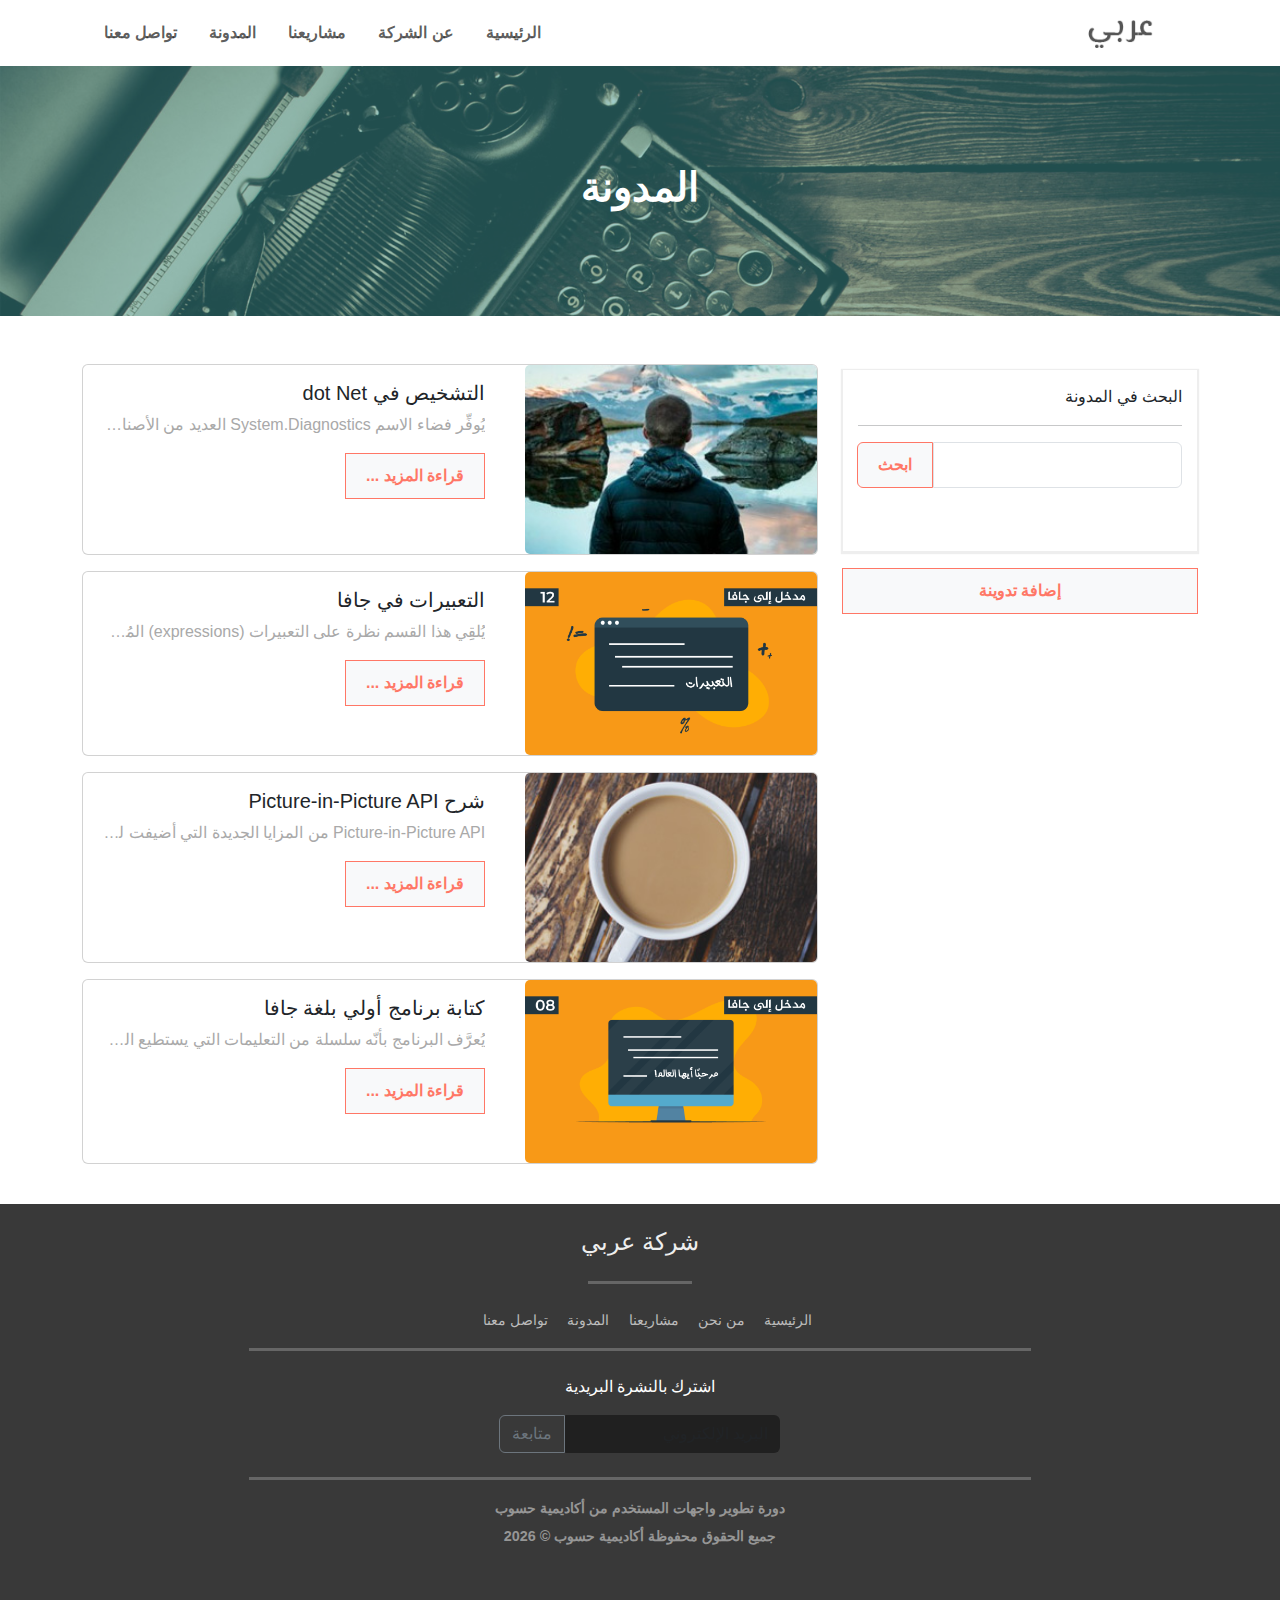
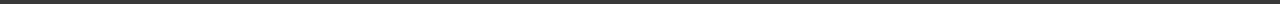
<file: blog.html>
<!doctype html><html lang="ar" dir="rtl"><head><meta charset="UTF-8"/><meta name="viewport" content="width=device-width,initial-scale=1"/><title>شركة عربي | المدونة</title><script defer="defer" src="main.js"></script><link href="css/style.css" rel="stylesheet"></head><body><div class="container-fluid"><section class="menu"><div class="row"><nav class="navbar navbar-expand-lg bg-light"><div class="container-fluid"><button class="navbar-toggler" type="button" data-bs-toggle="collapse" data-bs-target="#navbarSupportedContent"><span class="navbar-toggler-icon"></span></button> <a class="navbar-brand p-0" href="index.html"><img src="./img/logo.png" alt="شركة عربي"/></a><div class="collapse navbar-collapse" id="navbarSupportedContent"><ul class="navbar-nav me-auto mb-2 mb-lg-0"><li class="nav-item p-2"><a class="nav-link" href="/index.html">الرئيسية</a></li><li class="nav-item p-2"><a class="nav-link" href="/about.html">عن الشركة</a></li><li class="nav-item p-2"><a class="nav-link" href="/projects.html">مشاريعنا</a></li><li class="nav-item p-2"><a class="nav-link" href="/blog.html">المدونة</a></li><li class="nav-item p-2"><a class="nav-link" href="/contact.html">تواصل معنا</a></li></ul></div></div></nav></div></section><section class="banner banner-blog"><div class="banner-img"><div class="overlay"><h1 class="text-white fw-bold">المدونة</h1></div></div></section><section class="posts mt-5 mb-4"><div class="container"><div class="row"><div class="col-lg-4"><div class="search-box"><label>البحث في المدونة</label><hr/><form class="form form-inline mb-5"><div class="input-group input-group-lg mb-3"><input class="form-control rounded-end"/><div class="input-group-prepend"><button class="btn btn-light custom-btn rounded-start" type="button" id="button-addon1">ابحث</button></div></div></form></div><a href="add-blog.html" class="btn btn-light custom-btn w-100 my-3">إضافة تدوينة</a></div><div class="col-lg-8"><div class="card mb-3"><div class="row no-gutters"><div class="col-md-5"><img src="./img/blog1.jpg" class="card-img w-100 h-100" alt="التدوينة الأولى"/></div><div class="col-md-7"><div class="card-body"><h5 class="card-title">التشخيص في dot Net</h5><p class="card-text">يُوفِّر فضاء الاسم System.Diagnostics العديد من الأصناف بهَدَف التَشخِيص، مثال أصناف للتَعامُل مع عمليات النظام (processes)، وأُخرى تَعمَل كعَدادات لقياس الأداء. أوامر الصدفة</p><a href="blog-details.html" class="btn btn-light custom-btn">قراءة المزيد ...</a></div></div></div></div><div class="card mb-3"><div class="row no-gutters"><div class="col-md-5"><img src="./img/blog2.png" class="card-img w-100 h-100" alt="التدوينة الثانية"/></div><div class="col-md-7"><div class="card-body"><h5 class="card-title">التعبيرات في جافا</h5><p class="card-text">يُلقِي هذا القسم نظرة على التعبيرات (expressions) المُستخدَمة لتمثيل قيمة أو حسابها. قد يكون التعبير (expression) بهيئة قيمة مُصنَّفة النوع (literal) أو مُتْغيِّر (variable) أو استدعاء دالة (function)</p><a href="blog-details.html" class="btn btn-light custom-btn">قراءة المزيد ...</a></div></div></div></div><div class="card mb-3"><div class="row no-gutters"><div class="col-md-5"><img src="./img/blog3.jpg" class="card-img w-100 h-100" alt="التدوينة الثالثة"/></div><div class="col-md-7"><div class="card-body"><h5 class="card-title">شرح Picture-in-Picture API</h5><p class="card-text">Picture-in-Picture API من المزايا الجديدة التي أضيفت لعدد من المتصفحات الحديثة، ودورها تمكين المستخدم من تعويم فيديوهات HTML5 في نافذة خاصة أسفل الشاشة مع القدرة على التنقل بين مختلف نوافذ المتـصفح (بل وجميع التطبيقات في الجهاز) والفيديو مشغل</p><a href="blog-details.html" class="btn btn-light custom-btn">قراءة المزيد ...</a></div></div></div></div><div class="card mb-3"><div class="row no-gutters"><div class="col-md-5"><img src="./img/blog4.png" class="card-img w-100 h-100" alt="التدوينة الرابعة"/></div><div class="col-md-7"><div class="card-body"><h5 class="card-title">كتابة برنامج أولي بلغة جافا</h5><p class="card-text">يُعرَّف البرنامج بأنّه سلسلة من التعليمات التي يستطيع الحاسب تنفيذها لأداء مهمّةٍ ما. تبدو فكرةٍ بسيطةٍ للغاية، لكن حتى يتمكن الحاسب من الاستفادة من التعليمات، يجب أن تكون هذه التعليمات مكتوبةً بصيغةٍ</p><a href="blog-details.html" class="btn btn-light custom-btn">قراءة المزيد ...</a></div></div></div></div></div></div></div></section><footer><div class="row"><div class="col-12 text-center"><h2 class="my-4">شركة عربي</h2></div><hr class="line1 mx-auto"/><div id="footer-nav-link" class="col-12 text-center mt-2 mb-3"><a href="index.html">الرئيسية</a> <a href="about.html">من نحن</a> <a href="projects.html">مشاريعنا</a> <a href="blog.html">المدونة</a> <a href="contact.html">تواصل معنا</a></div><hr class="line2 mx-auto"/><div class="col-12 text-center my-2"><label class="custom-heading text-white mb-3">اشترك بالنشرة البريدية</label><form class="form form-inline justify-content-center"><div class="input-group mb-3"><input class="form-control rounded-end" placeholder="البريد الإلكتروني"/> <button class="btn btn-outline-secondary rounded-0 rounded-start" type="button" id="button-addon1">متابعة</button></div></form></div><hr class="line2 mx-auto"/><div class="col-12 text-center"><a class="copyright-link copyright" href="https://academy.hsoub.com/learn/front-end-web-development/">دورة تطوير واجهات المستخدم من أكاديمية حسوب</a><h5 class="copyright mt-2" id="year"></h5></div></div></footer></div></body></html>
</file>
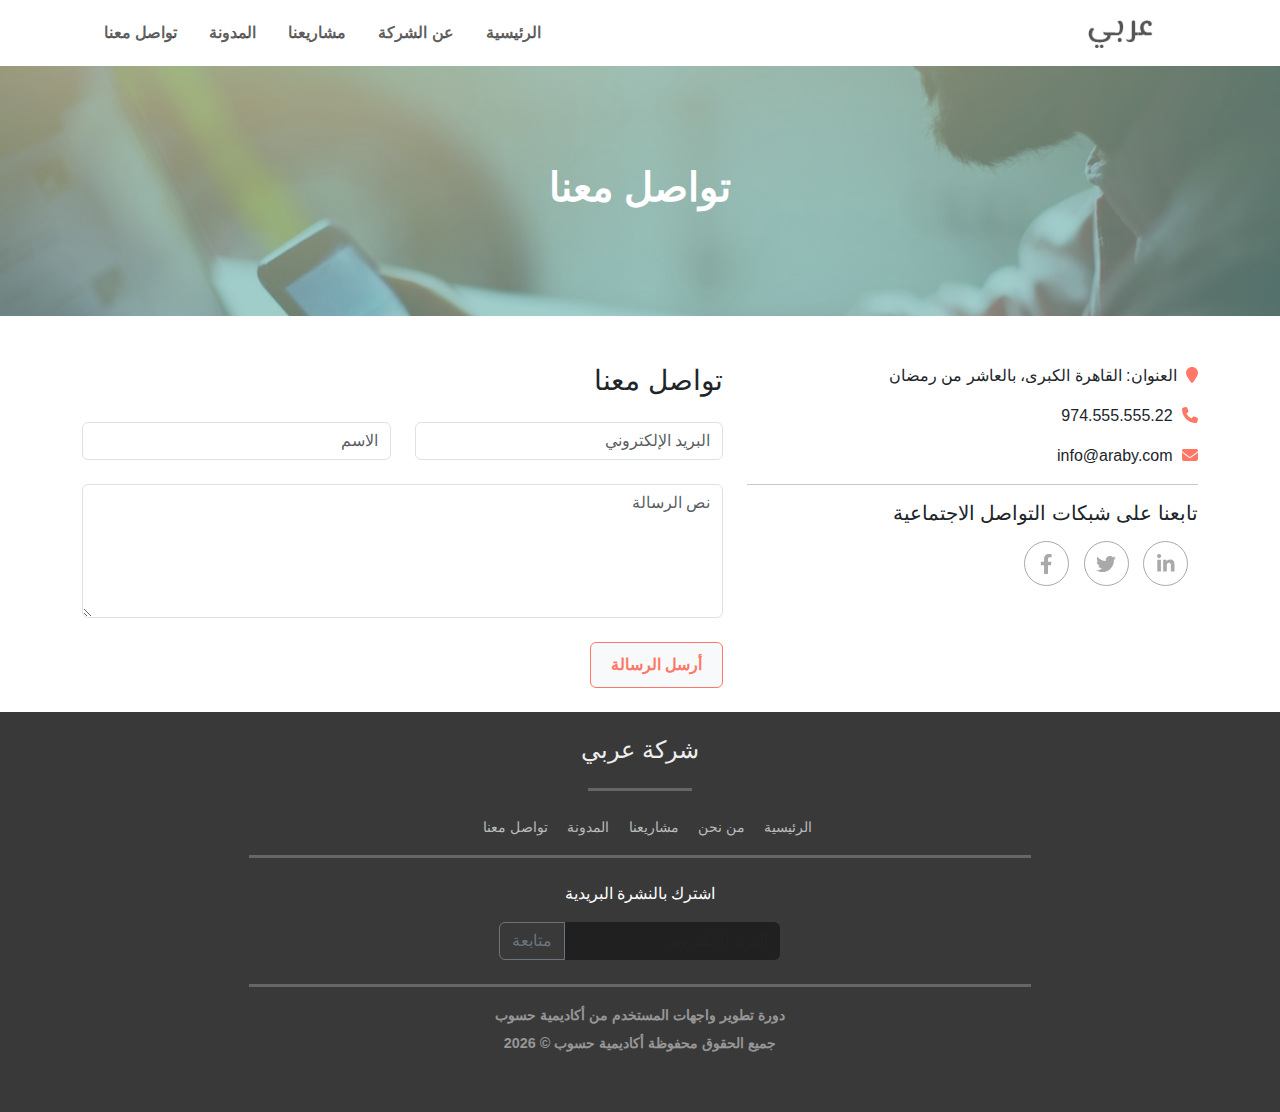
<file: contact.html>
<!doctype html><html lang="ar" dir="rtl"><head><meta charset="UTF-8"/><meta name="viewport" content="width=device-width,initial-scale=1"/><title>شركة عربي | تواصل معنا</title><script defer="defer" src="main.js"></script><link href="css/style.css" rel="stylesheet"></head><body><div class="container-fluid"><section class="menu"><div class="row"><nav class="navbar navbar-expand-lg bg-light"><div class="container-fluid"><button class="navbar-toggler" type="button" data-bs-toggle="collapse" data-bs-target="#navbarSupportedContent"><span class="navbar-toggler-icon"></span></button> <a class="navbar-brand p-0" href="index.html"><img src="./img/logo.png" alt="شركة عربي"/></a><div class="collapse navbar-collapse" id="navbarSupportedContent"><ul class="navbar-nav me-auto mb-2 mb-lg-0"><li class="nav-item p-2"><a class="nav-link" href="/index.html">الرئيسية</a></li><li class="nav-item p-2"><a class="nav-link" href="/about.html">عن الشركة</a></li><li class="nav-item p-2"><a class="nav-link" href="/projects.html">مشاريعنا</a></li><li class="nav-item p-2"><a class="nav-link" href="/blog.html">المدونة</a></li><li class="nav-item p-2"><a class="nav-link" href="/contact.html">تواصل معنا</a></li></ul></div></div></nav></div></section><section class="banner banner-contact"><div class="banner-img"><div class="overlay"><h1 class="text-white fw-bold">تواصل معنا</h1></div></div></section><section class="contact-us mt-5 mb-4"><div class="container"><div class="row"><div class="col-12 col-md-5"><div id="contact-info"><p><i class="fa fa-map-marker"></i> العنوان: القاهرة الكبرى، بالعاشر من رمضان</p><p><i class="fa fa-phone"></i> 974.555.555.22</p><p><i class="fa fa-envelope"></i> info@araby.com</p></div><hr/><h5 class="mb-3">تابعنا على شبكات التواصل الاجتماعية</h5><a class="linkedin-social one-social rounded-circle" href="#"><i class="fab fa-linkedin-in fa-lg"></i></a> <a class="twitter-social one-social rounded-circle" href="#"><i class="fab fa-twitter fa-lg"></i></a> <a class="facebook-social one-social rounded-circle" href="#"><i class="fab fa-facebook-f fa-lg"></i></a></div><div class="col-12 col-md-7"><h3 class="contact-header">تواصل معنا</h3><form><div class="row mt-4"><div class="col"><input type="email" class="form-control" placeholder="البريد الإلكتروني"/></div><div class="col"><input class="form-control" placeholder="الاسم"/></div></div><div class="row"><div class="col"><textarea name="message" required placeholder="نص الرسالة" cols="30" rows="5" class="form-control mt-4"></textarea></div></div><button type="submit" class="btn btn-light custom-btn mt-4">أرسل الرسالة</button></form></div></div></div></section><footer><div class="row"><div class="col-12 text-center"><h2 class="my-4">شركة عربي</h2></div><hr class="line1 mx-auto"/><div id="footer-nav-link" class="col-12 text-center mt-2 mb-3"><a href="index.html">الرئيسية</a> <a href="about.html">من نحن</a> <a href="projects.html">مشاريعنا</a> <a href="blog.html">المدونة</a> <a href="contact.html">تواصل معنا</a></div><hr class="line2 mx-auto"/><div class="col-12 text-center my-2"><label class="custom-heading text-white mb-3">اشترك بالنشرة البريدية</label><form class="form form-inline justify-content-center"><div class="input-group mb-3"><input class="form-control rounded-end" placeholder="البريد الإلكتروني"/> <button class="btn btn-outline-secondary rounded-0 rounded-start" type="button" id="button-addon1">متابعة</button></div></form></div><hr class="line2 mx-auto"/><div class="col-12 text-center"><a class="copyright-link copyright" href="https://academy.hsoub.com/learn/front-end-web-development/">دورة تطوير واجهات المستخدم من أكاديمية حسوب</a><h5 class="copyright mt-2" id="year"></h5></div></div></footer></div></body></html>
</file>
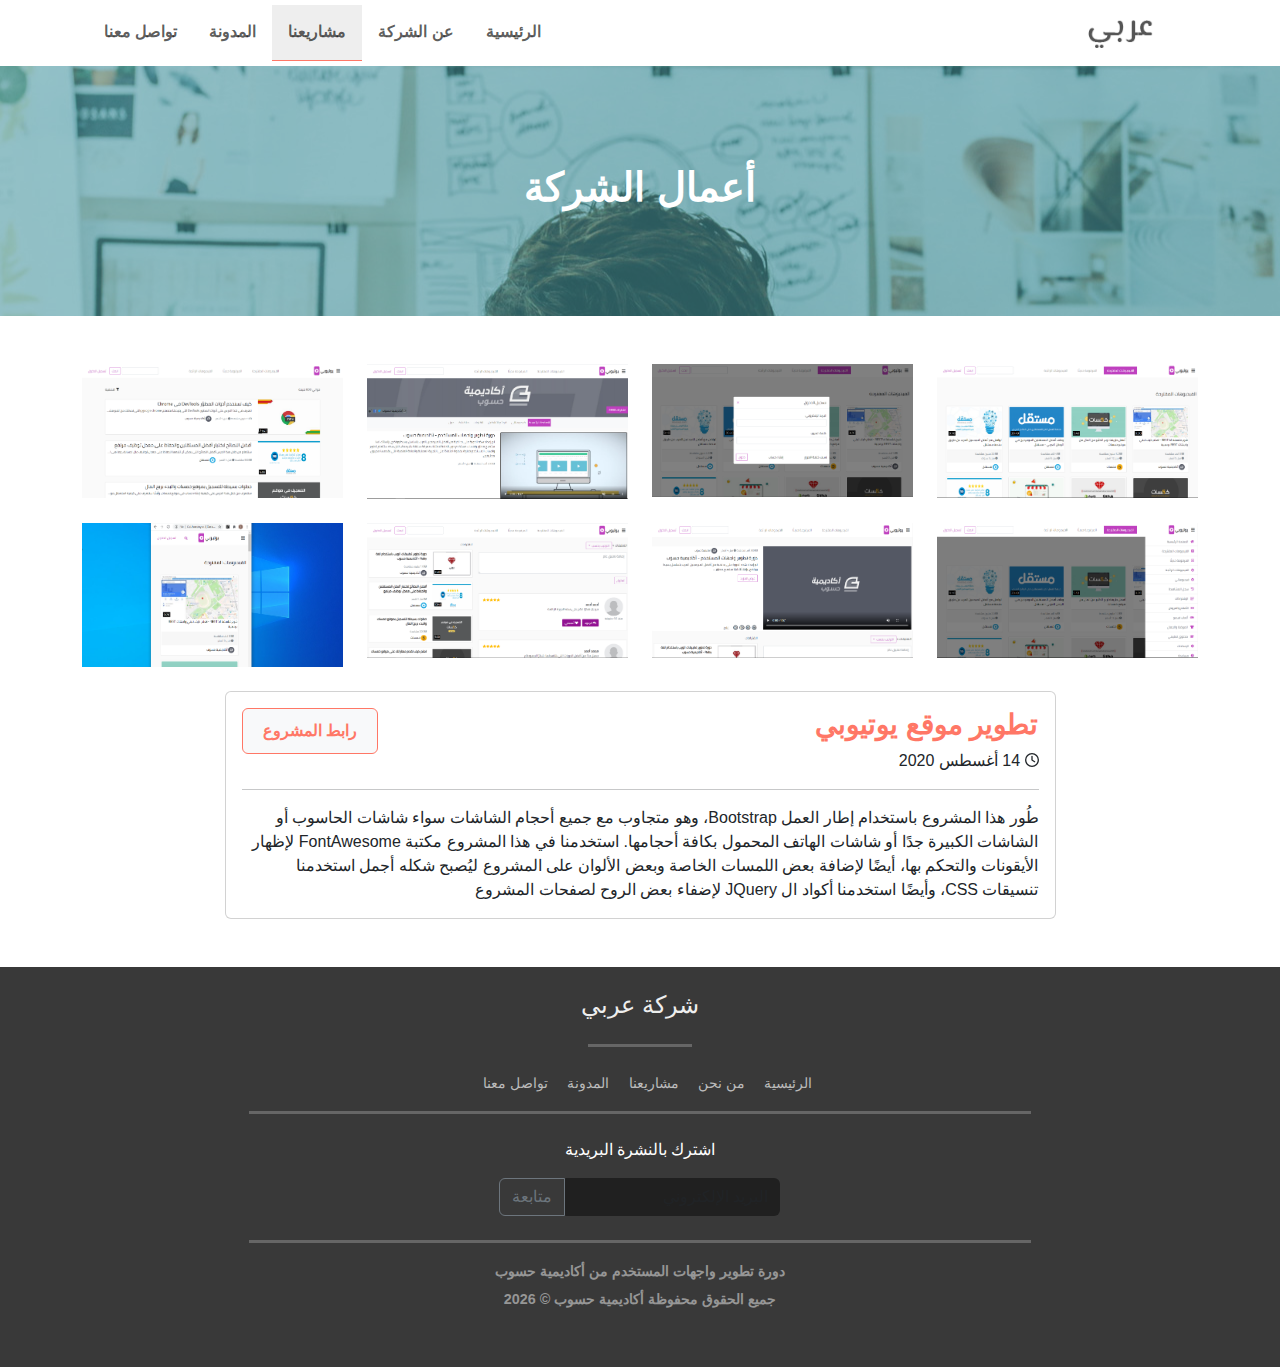
<file: project-details.html>
<!doctype html><html lang="ar" dir="rtl"><head><meta charset="UTF-8"/><meta name="viewport" content="width=device-width,initial-scale=1"/><title>شركة عربي | تفاصيل المشروع</title><script defer="defer" src="main.js"></script><link href="css/style.css" rel="stylesheet"></head><body><div class="container-fluid"><section class="menu"><div class="row"><nav class="navbar navbar-expand-lg bg-light"><div class="container-fluid"><button class="navbar-toggler" type="button" data-bs-toggle="collapse" data-bs-target="#navbarSupportedContent"><span class="navbar-toggler-icon"></span></button> <a class="navbar-brand p-0" href="index.html"><img src="./img/logo.png" alt="شركة عربي"/></a><div class="collapse navbar-collapse" id="navbarSupportedContent"><ul class="navbar-nav me-auto mb-2 mb-lg-0"><li class="nav-item p-2"><a class="nav-link" href="/index.html">الرئيسية</a></li><li class="nav-item p-2"><a class="nav-link" href="/about.html">عن الشركة</a></li><li class="nav-item p-2"><a class="nav-link" href="/projects.html">مشاريعنا</a></li><li class="nav-item p-2"><a class="nav-link" href="/blog.html">المدونة</a></li><li class="nav-item p-2"><a class="nav-link" href="/contact.html">تواصل معنا</a></li></ul></div></div></nav></div></section><section class="banner"><div class="banner-img"><div class="overlay"><h1 class="text-white fw-bold">أعمال الشركة</h1></div></div></section><section class="gallery py-5"><div class="container"><div class="row"><div class="col-lg-3 col-md-4 col-6 mb-4"><div class="gallery__img-block" data-bs-toggle="modal" data-bs-target="#exampleModal"><img src="./img/main-page.png" alt="main page img"/></div></div><div class="col-lg-3 col-md-4 col-6 mb-4"><div class="gallery__img-block" data-bs-toggle="modal" data-bs-target="#exampleModal"><img src="./img/modal.png" alt="modal img"/></div></div><div class="col-lg-3 col-md-4 col-6 mb-4"><div class="gallery__img-block" data-bs-toggle="modal" data-bs-target="#exampleModal"><img src="./img/channel-page1.png" alt="channel page 1 img"/></div></div><div class="col-lg-3 col-md-4 col-6 mb-4"><div class="gallery__img-block" data-bs-toggle="modal" data-bs-target="#exampleModal"><img src="./img/search-page.png" alt="search page img"/></div></div><div class="col-lg-3 col-md-4 col-6 mb-4"><div class="gallery__img-block" data-bs-toggle="modal" data-bs-target="#exampleModal"><img src="./img/sidebar.png" alt="sidebar img"/></div></div><div class="col-lg-3 col-md-4 col-6 mb-4"><div class="gallery__img-block" data-bs-toggle="modal" data-bs-target="#exampleModal"><img src="./img/watch-page.png" alt="watch page img"/></div></div><div class="col-lg-3 col-md-4 col-6 mb-4"><div class="gallery__img-block" data-bs-toggle="modal" data-bs-target="#exampleModal"><img src="./img/watch-page1.png" alt="watch page 1 img"/></div></div><div class="col-lg-3 col-md-4 col-6 mb-4"><div class="gallery__img-block" data-bs-toggle="modal" data-bs-target="#exampleModal"><img src="./img/responsive.png" alt="responsive img"/></div></div></div><div class="row justify-content-center"><div class="col-md-9 col-12"><div class="card"><div class="card-body"><a href="https://github.com/HsoubAcademy/youtuby" class="btn btn-light custom-btn float-start">رابط المشروع</a><h3 class="card-title">تطوير موقع يوتيوبي</h3><span><i class="far fa-clock fa-sm"></i> 14 أغسطس 2020</span><hr/><p class="card-text text-justify">طُور هذا المشروع باستخدام إطار العمل Bootstrap، وهو متجاوب مع جميع أحجام الشاشات سواء شاشات الحاسوب أو الشاشات الكبيرة جدًا أو شاشات الهاتف المحمول بكافة أحجامها. استخدمنا في هذا المشروع مكتبة FontAwesome لإظهار الأيقونات والتحكم بها، أيضًا لإضافة بعض اللمسات الخاصة وبعض الألوان على المشروع ليُصبح شكله أجمل استخدمنا تنسيقات CSS، وأيضًا استخدمنا أكواد ال JQuery لإضفاء بعض الروح لصفحات المشروع</p></div></div></div></div></div></section><div class="modal fade" id="exampleModal" tabindex="-1"><div class="modal-dialog"><div class="modal-content"><div class="modal-header"><button type="button" class="btn-close" data-bs-dismiss="modal" aria-label="Close"></button><h1 class="modal-title fs-5" id="modalImageTitle"></h1></div><div class="modal-body"><img src="./img/main-page.png" class="img-modal" alt="img 1" data-title="1"/> <img src="./img/modal.png" class="img-modal" alt="img 2" data-title="2"/> <img src="./img/channel-page1.png" class="img-modal" alt="img 3" data-title="3"/> <img src="./img/search-page.png" class="img-modal" alt="img 4" data-title="4"/> <img src="./img/sidebar.png" class="img-modal" alt="img 5" data-title="5"/> <img src="./img/watch-page.png" class="img-modal" alt="img 6" data-title="6"/> <img src="./img/watch-page1.png" class="img-modal" alt="img 7" data-title="7"/> <img src="./img/responsive.png" class="img-modal" alt="img 8" data-title="8"/></div><div class="modal-footer"><span id="prev" class="prev">السابق</span> <span id="next" class="next">التالي</span></div></div></div></div><footer><div class="row"><div class="col-12 text-center"><h2 class="my-4">شركة عربي</h2></div><hr class="line1 mx-auto"/><div id="footer-nav-link" class="col-12 text-center mt-2 mb-3"><a href="index.html">الرئيسية</a> <a href="about.html">من نحن</a> <a href="projects.html">مشاريعنا</a> <a href="blog.html">المدونة</a> <a href="contact.html">تواصل معنا</a></div><hr class="line2 mx-auto"/><div class="col-12 text-center my-2"><label class="custom-heading text-white mb-3">اشترك بالنشرة البريدية</label><form class="form form-inline justify-content-center"><div class="input-group mb-3"><input class="form-control rounded-end" placeholder="البريد الإلكتروني"/> <button class="btn btn-outline-secondary rounded-0 rounded-start" type="button" id="button-addon1">متابعة</button></div></form></div><hr class="line2 mx-auto"/><div class="col-12 text-center"><a class="copyright-link copyright" href="https://academy.hsoub.com/learn/front-end-web-development/">دورة تطوير واجهات المستخدم من أكاديمية حسوب</a><h5 class="copyright mt-2" id="year"></h5></div></div></footer></div></body></html>
</file>
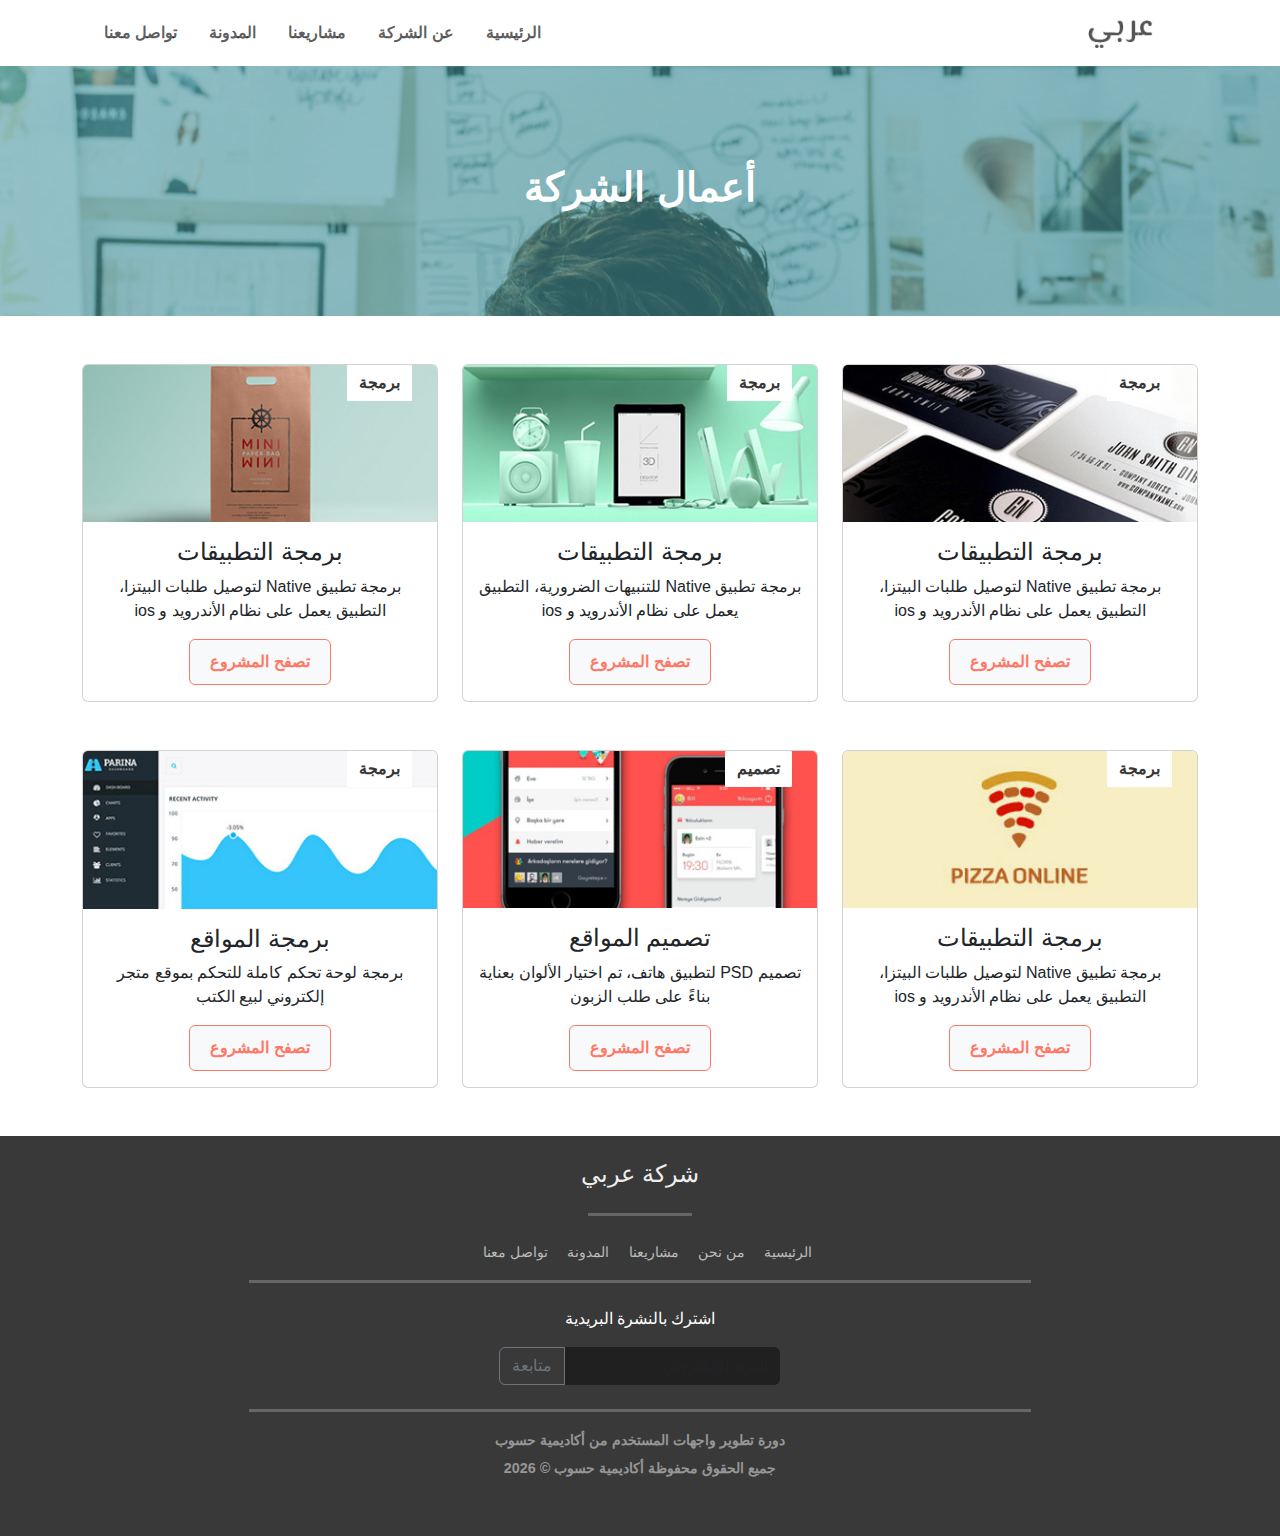
<file: projects.html>
<!doctype html><html lang="ar" dir="rtl"><head><meta charset="UTF-8"/><meta name="viewport" content="width=device-width,initial-scale=1"/><title>شركة عربي | مشاريعنا</title><script defer="defer" src="main.js"></script><link href="css/style.css" rel="stylesheet"></head><body><div class="container-fluid"><section class="menu"><div class="row"><nav class="navbar navbar-expand-lg bg-light"><div class="container-fluid"><button class="navbar-toggler" type="button" data-bs-toggle="collapse" data-bs-target="#navbarSupportedContent"><span class="navbar-toggler-icon"></span></button> <a class="navbar-brand p-0" href="index.html"><img src="./img/logo.png" alt="شركة عربي"/></a><div class="collapse navbar-collapse" id="navbarSupportedContent"><ul class="navbar-nav me-auto mb-2 mb-lg-0"><li class="nav-item p-2"><a class="nav-link" href="/index.html">الرئيسية</a></li><li class="nav-item p-2"><a class="nav-link" href="/about.html">عن الشركة</a></li><li class="nav-item p-2"><a class="nav-link" href="/projects.html">مشاريعنا</a></li><li class="nav-item p-2"><a class="nav-link" href="/blog.html">المدونة</a></li><li class="nav-item p-2"><a class="nav-link" href="/contact.html">تواصل معنا</a></li></ul></div></div></nav></div></section><section class="banner"><div class="banner-img"><div class="overlay"><h1 class="text-white fw-bold">أعمال الشركة</h1></div></div></section><section class="our-works mt-5"><div class="container"><div class="row"><div class="col-md-6 col-lg-4 d-flex justify-content-center"><div class="card mb-5" style="width:23rem"><a href="#" class="btn btn-light custom-btn-2">برمجة </a><img src="./img/our-works-1.jpg" class="card-img-top" alt="المشروع الأول"/><div class="card-body text-center"><h4 class="card-title">برمجة التطبيقات</h4><p class="card-text project-details">برمجة تطبيق Native لتوصيل طلبات البيتزا، التطبيق يعمل على نظام الأندرويد و ios</p><a href="project-details.html" class="btn btn-light custom-btn">تصفح المشروع</a></div></div></div><div class="col-md-6 col-lg-4 d-flex justify-content-center"><div class="card mb-5" style="width:23rem"><a href="#" class="btn btn-light custom-btn-2">برمجة </a><img src="./img/our-works-2.jpg" class="card-img-top" alt="المشروع الأول"/><div class="card-body text-center"><h4 class="card-title">برمجة التطبيقات</h4><p class="card-text project-details">برمجة تطبيق Native للتنبيهات الضرورية، التطبيق يعمل على نظام الأندرويد و ios</p><a href="project-details.html" class="btn btn-light custom-btn">تصفح المشروع</a></div></div></div><div class="col-md-6 col-lg-4 d-flex justify-content-center"><div class="card mb-5" style="width:23rem"><a href="#" class="btn btn-light custom-btn-2">برمجة </a><img src="./img/our-works-3.jpg" class="card-img-top" alt="المشروع الأول"/><div class="card-body text-center"><h4 class="card-title">برمجة التطبيقات</h4><p class="card-text project-details">برمجة تطبيق Native لتوصيل طلبات البيتزا، التطبيق يعمل على نظام الأندرويد و ios</p><a href="project-details.html" class="btn btn-light custom-btn">تصفح المشروع</a></div></div></div><div class="col-md-6 col-lg-4 d-flex justify-content-center"><div class="card mb-5" style="width:23rem"><a href="#" class="btn btn-light custom-btn-2">برمجة </a><img src="./img/our-works-4.jpg" class="card-img-top" alt="المشروع الأول"/><div class="card-body text-center"><h4 class="card-title">برمجة التطبيقات</h4><p class="card-text project-details">برمجة تطبيق Native لتوصيل طلبات البيتزا، التطبيق يعمل على نظام الأندرويد و ios</p><a href="project-details.html" class="btn btn-light custom-btn">تصفح المشروع</a></div></div></div><div class="col-md-6 col-lg-4 d-flex justify-content-center"><div class="card mb-5" style="width:23rem"><a href="#" class="btn btn-light custom-btn-2">تصميم </a><img src="./img/our-works-5.jpg" class="card-img-top" alt="المشروع الأول"/><div class="card-body text-center"><h4 class="card-title">تصميم المواقع</h4><p class="card-text project-details">تصميم PSD لتطبيق هاتف، تم اختيار الألوان بعناية بناءً على طلب الزبون</p><a href="project-details.html" class="btn btn-light custom-btn">تصفح المشروع</a></div></div></div><div class="col-md-6 col-lg-4 d-flex justify-content-center"><div class="card mb-5" style="width:23rem"><a href="#" class="btn btn-light custom-btn-2">برمجة </a><img src="./img/our-works-6.jpg" class="card-img-top" alt="المشروع الأول"/><div class="card-body text-center"><h4 class="card-title">برمجة المواقع</h4><p class="card-text project-details">برمجة لوحة تحكم كاملة للتحكم بموقع متجر إلكتروني لبيع الكتب</p><a href="project-details.html" class="btn btn-light custom-btn">تصفح المشروع</a></div></div></div></div></div></section><footer><div class="row"><div class="col-12 text-center"><h2 class="my-4">شركة عربي</h2></div><hr class="line1 mx-auto"/><div id="footer-nav-link" class="col-12 text-center mt-2 mb-3"><a href="index.html">الرئيسية</a> <a href="about.html">من نحن</a> <a href="projects.html">مشاريعنا</a> <a href="blog.html">المدونة</a> <a href="contact.html">تواصل معنا</a></div><hr class="line2 mx-auto"/><div class="col-12 text-center my-2"><label class="custom-heading text-white mb-3">اشترك بالنشرة البريدية</label><form class="form form-inline justify-content-center"><div class="input-group mb-3"><input class="form-control rounded-end" placeholder="البريد الإلكتروني"/> <button class="btn btn-outline-secondary rounded-0 rounded-start" type="button" id="button-addon1">متابعة</button></div></form></div><hr class="line2 mx-auto"/><div class="col-12 text-center"><a class="copyright-link copyright" href="https://academy.hsoub.com/learn/front-end-web-development/">دورة تطوير واجهات المستخدم من أكاديمية حسوب</a><h5 class="copyright mt-2" id="year"></h5></div></div></footer></div></body></html>
</file>
